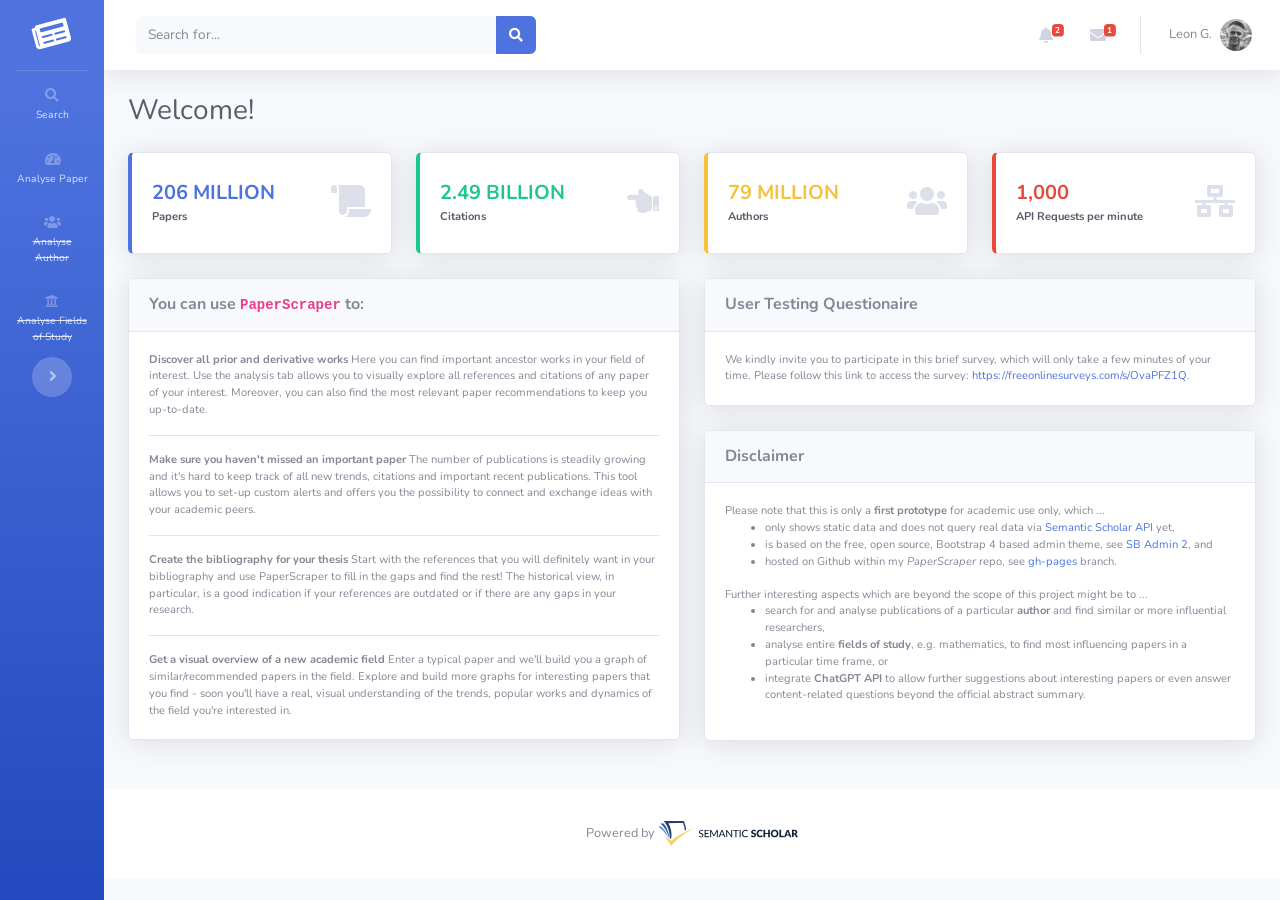
<file: index.html>
<!DOCTYPE html>
<html lang="en">

<head>

    <meta charset="utf-8">
    <meta http-equiv="X-UA-Compatible" content="IE=edge">
    <meta name="viewport" content="width=device-width, initial-scale=1, shrink-to-fit=no">
    <meta name="description" content="">
    <meta name="author" content="">

    <title>PaperScraper</title>

    <!-- Custom fonts for this template-->
    <link href="vendor/fontawesome-free/css/all.min.css" rel="stylesheet" type="text/css">
    <link
        href="https://fonts.googleapis.com/css?family=Nunito:200,200i,300,300i,400,400i,600,600i,700,700i,800,800i,900,900i"
        rel="stylesheet">

    <!-- Custom styles for this template-->
    <link href="css/sb-admin-2.min.css" rel="stylesheet">

</head>

<body id="page-top" class="sidebar-toggled">

    <!-- Page Wrapper -->
    <div id="wrapper">

        <!-- Sidebar -->
        <ul class="navbar-nav bg-gradient-primary sidebar sidebar-dark accordion toggled" id="accordionSidebar">

            <!-- Sidebar - Brand -->
            <a class="sidebar-brand d-flex align-items-center justify-content-center" href="index.html">
                <div class="sidebar-brand-icon rotate-n-15">
                    <i class="fas fa-newspaper"></i>
                </div>
                <div class="sidebar-brand-text mx-3">Paper<sup>Scraper</sup></div>
            </a>

            <!-- Divider -->
            <hr class="sidebar-divider my-0">

            <!-- Nav Item - Dashboard -->
            <li class="nav-item">
                <a class="nav-link" href="search.html">
                    <i class="fas fa-fw fa-search"></i>
                    <span>Search</span></a>
            </li>

            <!-- Nav Item - Dashboard -->
            <li class="nav-item">
                <a class="nav-link" href="dash.html">
                    <i class="fas fa-fw fa-tachometer-alt"></i>
                    <span>Analyse Paper</span></a>
            </li>

            <!-- Nav Item - Dashboard -->
            <li class="nav-item">
                <a class="nav-link disabled" href="#">
                    <i class="fas fa-fw fa-users"></i>
                    <span><del>Analyse Author</del></span></a>
            </li>

            <!-- Nav Item - Dashboard -->
            <li class="nav-item">
                <a class="nav-link disabled" href="dash.html">
                    <i class="fas fa-fw fa-university"></i>
                    <span><del>Analyse Fields of Study</del></span></a>
            </li>


            <!-- Sidebar Toggler (Sidebar) -->
            <div class="text-center d-none d-md-inline">
                <button class="rounded-circle border-0" id="sidebarToggle"></button>
            </div>

        </ul>
        <!-- End of Sidebar -->

        <!-- Content Wrapper -->
        <div id="content-wrapper" class="d-flex flex-column">

            <!-- Main Content -->
            <div id="content">

                <!-- Topbar -->
                <nav class="navbar navbar-expand navbar-light bg-white topbar mb-4 static-top shadow">

                    <!-- Sidebar Toggle (Topbar) -->
                    <button id="sidebarToggleTop" class="btn btn-link d-md-none rounded-circle mr-3">
                        <i class="fa fa-bars"></i>
                    </button>

                    <!-- Topbar Search -->
                    <form
                        class="d-none d-sm-inline-block form-inline mr-auto ml-md-3 my-2 my-md-0 mw-100 navbar-search">
                        <div class="input-group">
                            <input type="text" class="form-control bg-light border-0 small" placeholder="Search for..."
                                aria-label="Search" aria-describedby="basic-addon2">
                            <div class="input-group-append">
                                <!-- <button class="btn btn-primary" type="button">-->
                                <button class="btn btn-primary" type="button" onclick="window.location.href='search.html';">
                                    <i class="fas fa-search fa-sm"></i>
                                </button>
                            </div>
                        </div>
                    </form>

                    <!-- Topbar Navbar -->
                    <ul class="navbar-nav ml-auto">

                        <!-- Nav Item - Search Dropdown (Visible Only XS) -->
                        <li class="nav-item dropdown no-arrow d-sm-none">
                            <a class="nav-link dropdown-toggle" href="#" id="searchDropdown" role="button"
                                data-toggle="dropdown" aria-haspopup="true" aria-expanded="false">
                                <i class="fas fa-search fa-fw"></i>
                            </a>
                            <!-- Dropdown - Messages -->
                            <div class="dropdown-menu dropdown-menu-right p-3 shadow animated--grow-in"
                                aria-labelledby="searchDropdown">
                                <form class="form-inline mr-auto w-100 navbar-search">
                                    <div class="input-group">
                                        <input type="text" class="form-control bg-light border-0 small"
                                            placeholder="Search for..." aria-label="Search"
                                            aria-describedby="basic-addon2">
                                        <div class="input-group-append">
                                            <button class="btn btn-primary" type="button">
                                                <i class="fas fa-search fa-sm"></i>
                                            </button>
                                        </div>
                                    </div>
                                </form>
                            </div>
                        </li>

                        <!-- Nav Item - Alerts -->
                        <li class="nav-item dropdown no-arrow mx-1">
                            <a class="nav-link dropdown-toggle" href="#" id="alertsDropdown" role="button"
                                data-toggle="dropdown" aria-haspopup="true" aria-expanded="false">
                                <i class="fas fa-bell fa-fw"></i>
                                <!-- Counter - Alerts -->
                                <span class="badge badge-danger badge-counter">2</span>
                            </a>
                            <!-- Dropdown - Alerts -->
                            <div class="dropdown-list dropdown-menu dropdown-menu-right shadow animated--grow-in"
                                aria-labelledby="alertsDropdown">
                                <h6 class="dropdown-header">
                                    Alerts Center
                                </h6>
                                <a class="dropdown-item d-flex align-items-center" href="#">
                                    <div class="mr-3">
                                        <div class="icon-circle bg-primary">
                                            <i class="fas fa-file-alt text-white"></i>
                                        </div>
                                    </div>
                                    <div>
                                        <div class="small text-gray-500">June 24, 2023</div>
                                        <span class="font-weight-bold">A new monthly report is ready to download!</span>
                                    </div>
                                </a>
                                <a class="dropdown-item d-flex align-items-center" href="#">
                                    <div class="mr-3">
                                        <div class="icon-circle bg-success">
                                            <i class="fas fa-hand-point-up text-white"></i>
                                        </div>
                                    </div>
                                    <div>
                                        <div class="small text-gray-500">June 16, 2023</div>
                                        <span class="font-weight-bold">Your papers got attention! We found 2 new citations.</span>
                                    </div>
                                </a>
                                <a class="dropdown-item d-flex align-items-center" href="#">
                                    <div class="mr-3">
                                        <div class="icon-circle bg-warning">
                                            <i class="fas fa-exclamation-triangle text-white"></i>
                                        </div>
                                    </div>
                                    <div>
                                        <div class="small text-gray-500">April 2, 2023</div>
                                        Warning: We've noticed unusually high API requests on your account.
                                    </div>
                                </a>
                                <a class="dropdown-item text-center small text-gray-500" href="#">Show All Alerts</a>
                            </div>
                        </li>

                        <!-- Nav Item - Messages -->
                        <li class="nav-item dropdown no-arrow mx-1">
                            <a class="nav-link dropdown-toggle" href="#" id="messagesDropdown" role="button"
                                data-toggle="dropdown" aria-haspopup="true" aria-expanded="false">
                                <i class="fas fa-envelope fa-fw"></i>
                                <!-- Counter - Messages -->
                                <span class="badge badge-danger badge-counter">1</span>
                            </a>
                            <!-- Dropdown - Messages -->
                            <div class="dropdown-list dropdown-menu dropdown-menu-right shadow animated--grow-in"
                                aria-labelledby="messagesDropdown">
                                <h6 class="dropdown-header">
                                    Message Center
                                </h6>
                                <a class="dropdown-item d-flex align-items-center" href="#">
                                    <div class="dropdown-list-image mr-3">
                                        <img class="rounded-circle" src="img/undraw_profile_1.svg"
                                            alt="...">
                                        <div class="status-indicator bg-success"></div>
                                    </div>
                                    <div class="font-weight-bold">
                                        <div class="text-truncate">Hi there! I am wondering if you can help me with a
                                            problem I've been having.</div>
                                        <div class="small text-gray-500">Emily Fowler · 58m</div>
                                    </div>
                                </a>
                                <a class="dropdown-item d-flex align-items-center" href="#">
                                    <div class="dropdown-list-image mr-3">
                                        <img class="rounded-circle" src="img/undraw_profile_2.svg"
                                            alt="...">
                                        <div class="status-indicator"></div>
                                    </div>
                                    <div>
                                        <div class="text-truncate">I have the dataset that you ordered last month, how
                                            would you like them sent to you?</div>
                                        <div class="small text-gray-500">Jae Chun · 1d</div>
                                    </div>
                                </a>
                                <a class="dropdown-item d-flex align-items-center" href="#">
                                    <div class="dropdown-list-image mr-3">
                                        <img class="rounded-circle" src="img/undraw_profile_3.svg"
                                            alt="...">
                                        <div class="status-indicator bg-warning"></div>
                                    </div>
                                    <div>
                                        <div class="text-truncate">Last month's report looks great, I am very happy with
                                            the progress so far, keep up the good work!</div>
                                        <div class="small text-gray-500">Morgan Alvarez · 2d</div>
                                    </div>
                                </a>
                                <a class="dropdown-item d-flex align-items-center" href="#">
                                    <div class="dropdown-list-image mr-3">
                                        <img class="rounded-circle" src="img/undraw_profile.svg"
                                            alt="...">
                                        <div class="status-indicator bg-success"></div>
                                    </div>
                                    <div>
                                        <div class="text-truncate">The reason I ask is because someone
                                            told me that people say this to all dogs, even if they aren't good...</div>
                                        <div class="small text-gray-500">Douglas McGee · 2w</div>
                                    </div>
                                </a>
                                <a class="dropdown-item text-center small text-gray-500" href="#">Read More Messages</a>
                            </div>
                        </li>

                        <div class="topbar-divider d-none d-sm-block"></div>

                        <!-- Nav Item - User Information -->
                        <li class="nav-item dropdown no-arrow">
                            <a class="nav-link dropdown-toggle" href="#" id="userDropdown" role="button"
                                data-toggle="dropdown" aria-haspopup="true" aria-expanded="false">
                                <span class="mr-2 d-none d-lg-inline text-gray-600 small">Leon G.</span>
                                <img class="img-profile rounded-circle"
                                    src="img/its_me_mario2.jpg">
                            </a>
                            <!-- Dropdown - User Information -->
                            <div class="dropdown-menu dropdown-menu-right shadow animated--grow-in"
                                aria-labelledby="userDropdown">
                                <a class="dropdown-item" href="#">
                                    <i class="fas fa-user fa-sm fa-fw mr-2 text-gray-400"></i>
                                    Profile
                                </a>
                                <a class="dropdown-item" href="#">
                                    <i class="fas fa-cogs fa-sm fa-fw mr-2 text-gray-400"></i>
                                    Settings
                                </a>
                                <a class="dropdown-item" href="#">
                                    <i class="fas fa-list fa-sm fa-fw mr-2 text-gray-400"></i>
                                    Activity Log
                                </a>
                                <div class="dropdown-divider"></div>
                                <a class="dropdown-item" href="#" data-toggle="modal" data-target="#logoutModal">
                                    <i class="fas fa-sign-out-alt fa-sm fa-fw mr-2 text-gray-400"></i>
                                    Logout
                                </a>
                            </div>
                        </li>

                    </ul>

                </nav>
                <!-- End of Topbar -->

                <!-- Begin Page Content -->
                <div class="container-fluid">

                    <!-- Page Heading -->
                    <div class="d-sm-flex align-items-center justify-content-between mb-4">
                        <h1 class="h3 mb-0 text-gray-800">Welcome!</h1>
                    </div>

                    <div class="row">

                        <!-- Papers Card Example -->
                        <div class="col-xl-3 col-md-6 mb-4">
                            <div class="card border-left-primary shadow h-100 py-2">
                                <div class="card-body">
                                    <div class="row no-gutters align-items-center">
                                        <div class="col mr-2">
                                            <div class="h5 mb-0 font-weight-bold text-primary text-uppercase mb-1">
                                                206 Million</div>
                                            <div class="text-xs font-weight-bold text-gray-800">Papers</div>
                                        </div>
                                        <div class="col-auto">
                                            <i class="fas fa-scroll fa-2x text-gray-300"></i>
                                        </div>
                                    </div>
                                </div>
                            </div>
                        </div>

                        <!-- Citations Card Example -->
                        <div class="col-xl-3 col-md-6 mb-4">
                            <div class="card border-left-success shadow h-100 py-2">
                                <div class="card-body">
                                    <div class="row no-gutters align-items-center">
                                        <div class="col mr-2">
                                            <div class="h5 mb-0 font-weight-bold text-success text-uppercase mb-1">
                                                2.49 Billion</div>
                                            <div class="text-xs font-weight-bold text-gray-800">Citations</div>
                                        </div>
                                        <div class="col-auto">
                                            <i class="fas fa-hand-point-left fa-2x text-gray-300"></i>
                                        </div>
                                    </div>
                                </div>
                            </div>
                        </div>

                        <!-- Authors Card Example -->
                        <div class="col-xl-3 col-md-6 mb-4">
                            <div class="card border-left-warning shadow h-100 py-2">
                                <div class="card-body">
                                    <div class="row no-gutters align-items-center">
                                        <div class="col mr-2">
                                            <div class="h5 mb-0 font-weight-bold text-warning text-uppercase mb-1">
                                                79 Million</div>
                                            <div class="text-xs font-weight-bold text-gray-800">Authors</div>
                                        </div>
                                        <div class="col-auto">
                                            <i class="fas fa-users fa-2x text-gray-300"></i>
                                        </div>
                                    </div>
                                </div>
                            </div>
                        </div>

                        <!-- API Requests Card Example -->
                        <div class="col-xl-3 col-md-6 mb-4">
                            <div class="card border-left-danger shadow h-100 py-2">
                                <div class="card-body">
                                    <div class="row no-gutters align-items-center">
                                        <div class="col mr-2">
                                            <div class="h5 mb-0 font-weight-bold text-danger text-uppercase mb-1">
                                                1,000</div>
                                            <div class="text-xs font-weight-bold text-gray-800">API Requests per minute</div>
                                        </div>
                                        <div class="col-auto">
                                            <i class="fas fa-network-wired fa-2x text-gray-300"></i>
                                        </div>
                                    </div>
                                </div>
                            </div>
                        </div>
                    </div>

                <!-- Content Row -->
                <div class="row">
                    <div class="col-lg-6 mb-4">
                        <div class="card shadow mb-4">
                            <div class="card-header py-3">
                                <h6 class="m-0 font-weight-bold text-secondary">You can use <code>PaperScraper</code> to:</h6>
                            </div>
                            <div class="card-body text-xs">
                                <b>Discover all prior and derivative works</b>
                                Here you can find important ancestor works in your field of interest. Use the analysis
                                tab allows you to visually explore all references and citations of any paper of your
                                interest. Moreover, you can also find the most relevant paper recommendations to keep
                                you up-to-date.
                                <hr class="hr" />
                                <b>Make sure you haven't missed an important paper</b>
                                The number of publications is steadily growing and it's hard to keep track of all new
                                trends, citations and important recent publications. This tool allows you to set-up
                                custom alerts and offers you the possibility to connect and exchange ideas with your
                                academic peers.
                                <hr class="hr" />
                                <b>Create the bibliography for your thesis</b>
                                Start with the references that you will definitely want in your bibliography and use
                                PaperScraper to fill in the gaps and find the rest! The historical view, in particular,
                                is a good indication if your references are outdated or if there are any gaps in your
                                research.
                                <hr class="hr" />
                                <b>Get a visual overview of a new academic field</b>
                                Enter a typical paper and we'll build you a graph of similar/recommended papers in the
                                field. Explore and build more graphs for interesting papers that you find - soon you'll
                                have a real, visual understanding of the trends, popular works and dynamics of the field
                                you're interested in.
                            </div>
                        </div>
                    </div>

                    <div class="col-lg-6 mb-4">
                        <div class="card shadow mb-4">
                            <div class="card-header py-3">
                                <h6 class="m-0 font-weight-bold text-secondary">User Testing Questionaire</h6>
                            </div>
                            <div class="card-body text-xs">
                                We kindly invite you to participate in this brief survey, which will only take a few
                                minutes of your time.
                                Please follow this link to access the survey:
                                <a href="https://freeonlinesurveys.com/s/OvaPFZ1Q" target="_blank" rel="noopener noreferrer">https://freeonlinesurveys.com/s/OvaPFZ1Q</a>.
                            </div>
                        </div>

                        <div class="card shadow mb-4">
                            <div class="card-header py-3">
                                <h6 class="m-0 font-weight-bold text-secondary">Disclaimer</h6>
                            </div>
                            <div class="card-body text-xs">
                                Please note that this is only a <b>first prototype</b> for academic use only, which ...
                                <ul>
                                    <li>
                                        only shows static data and does not query real data via
                                        <a href="https://api.semanticscholar.org/api-docs/graph" target="_blank" rel="noopener noreferrer">Semantic Scholar API</a> yet,
                                    </li>
                                    <li>
                                        is based on the free, open source, Bootstrap 4 based admin theme, see
                                        <a href="https://startbootstrap.com/theme/sb-admin-2" target="_blank" rel="noopener noreferrer">SB Admin 2</a>, and
                                    </li>
                                    <li>
                                        hosted on Github within my <i>PaperScraper</i> repo, see
                                        <a href="https://github.com/lgru/PaperScraper/tree/gh-pages" target="_blank" rel="noopener noreferrer">gh-pages</a> branch.
                                    </li>
                                </ul>
                                Further interesting aspects which are beyond the scope of this project might be to ...
                                <ul>
                                    <li>
                                        search for and analyse publications of a particular <b>author</b> and find
                                        similar or more influential researchers,
                                    </li>
                                    <li>
                                        analyse entire <b>fields of study</b>, e.g. mathematics, to find most
                                        influencing papers in a particular time frame, or
                                    </li>
                                    <li>
                                        integrate <b>ChatGPT API</b> to allow further suggestions about interesting
                                        papers or even answer content-related questions beyond the official abstract
                                        summary.
                                    </li>
                                </ul>
                            </div>
                        </div>
                    </div>
                </div>
            </div>
            <!-- End of Main Content -->

            <!-- Footer -->
            <footer class="sticky-footer bg-white">
                <div class="container my-auto">
                    <div class="copyright text-center my-auto">
                        <span>Powered by <a href="https://www.semanticscholar.org/product/api" target="_blank" rel="noopener noreferrer"><img src="img/semantic_scholar_logo.svg" height="25"></a></span>
                    </div>
                </div>
            </footer>
            <!-- End of Footer -->

        </div>
        <!-- End of Content Wrapper -->

    </div>
    <!-- End of Page Wrapper -->

    <!-- Scroll to Top Button-->
    <a class="scroll-to-top rounded" href="#page-top">
        <i class="fas fa-angle-up"></i>
    </a>

    <!-- Logout Modal-->
    <div class="modal fade" id="logoutModal" tabindex="-1" role="dialog" aria-labelledby="exampleModalLabel"
        aria-hidden="true">
        <div class="modal-dialog" role="document">
            <div class="modal-content">
                <div class="modal-header">
                    <h5 class="modal-title" id="exampleModalLabel">Ready to Leave?</h5>
                    <button class="close" type="button" data-dismiss="modal" aria-label="Close">
                        <span aria-hidden="true">×</span>
                    </button>
                </div>
                <div class="modal-body">Select "Logout" below if you are ready to end your current session.</div>
                <div class="modal-footer">
                    <button class="btn btn-secondary" type="button" data-dismiss="modal">Cancel</button>
                    <a class="btn btn-primary" href="login.html">Logout</a>
                </div>
            </div>
        </div>
    </div>

    <!-- Bootstrap core JavaScript-->
    <script src="vendor/jquery/jquery.min.js"></script>
    <script src="vendor/bootstrap/js/bootstrap.bundle.min.js"></script>

    <!-- Core plugin JavaScript-->
    <script src="vendor/jquery-easing/jquery.easing.min.js"></script>

    <!-- Custom scripts for all pages-->
    <script src="js/sb-admin-2.min.js"></script>

</body>

</html>
</file>
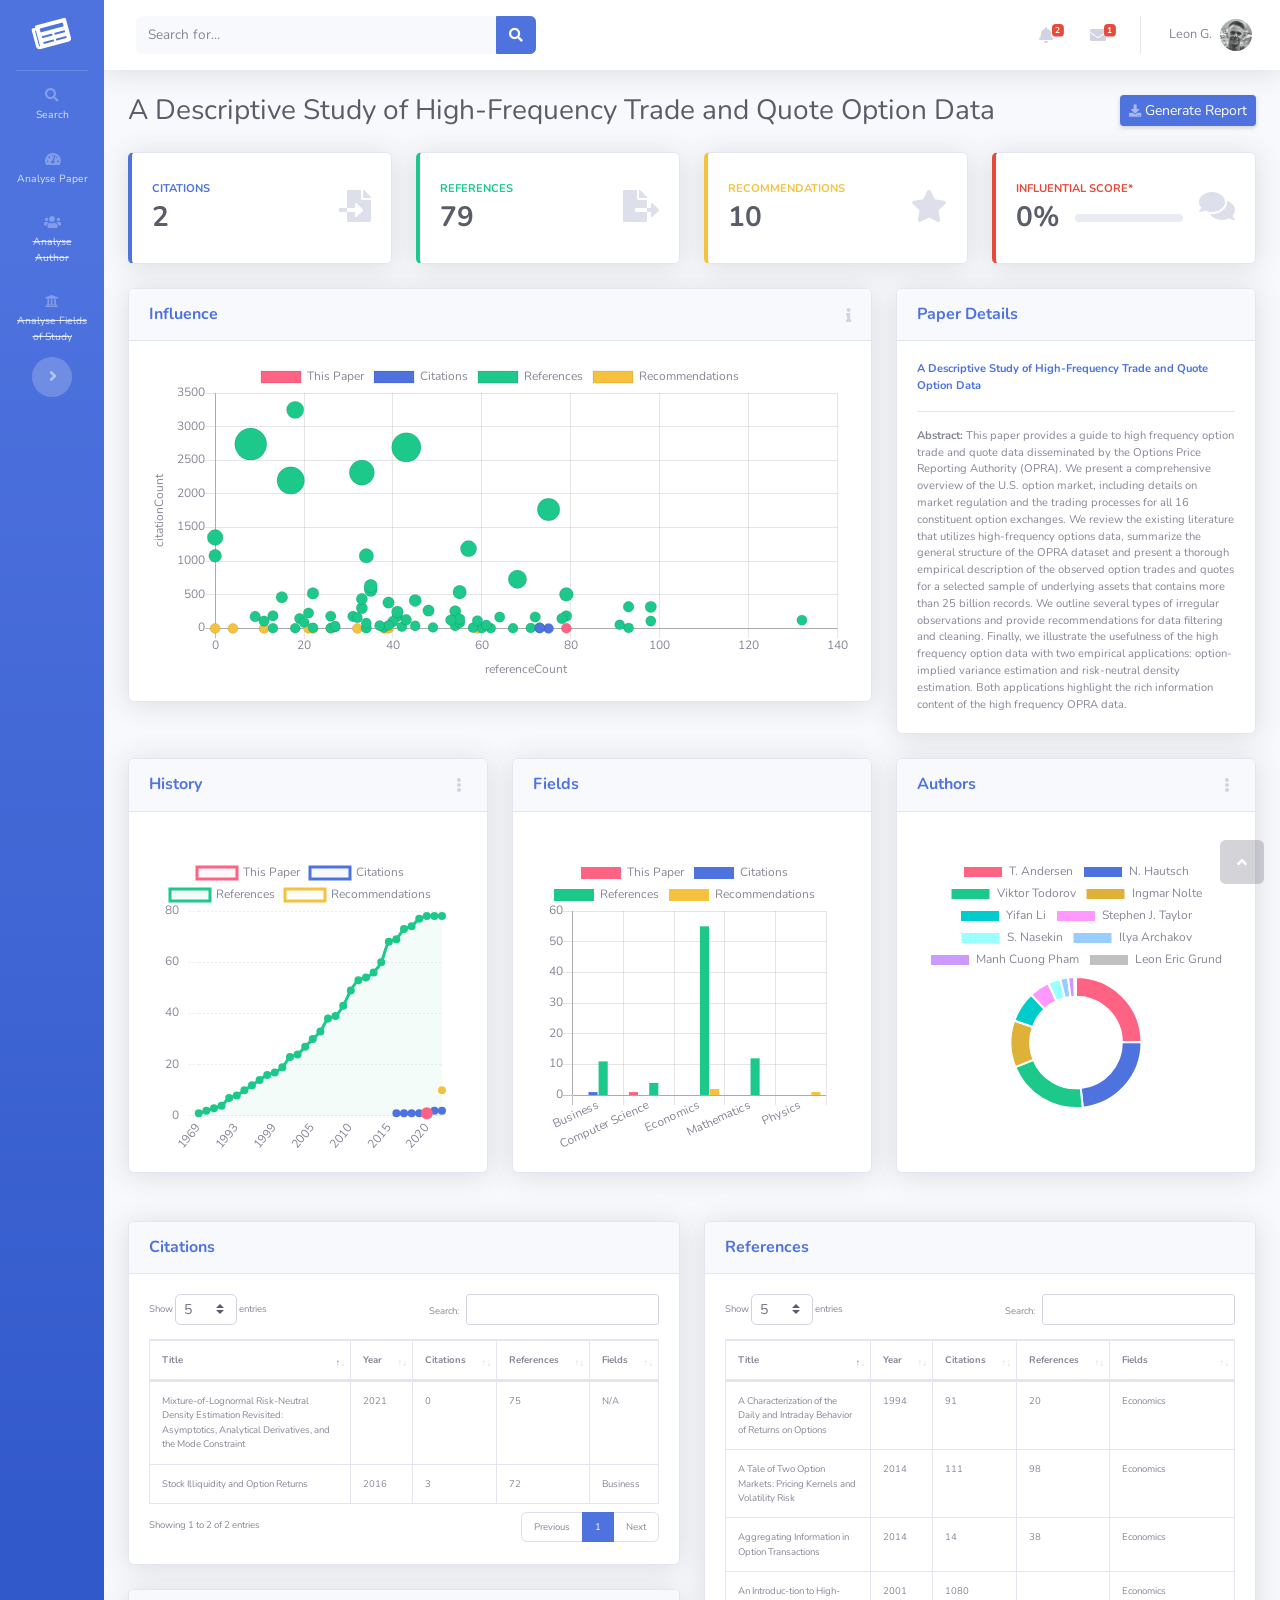
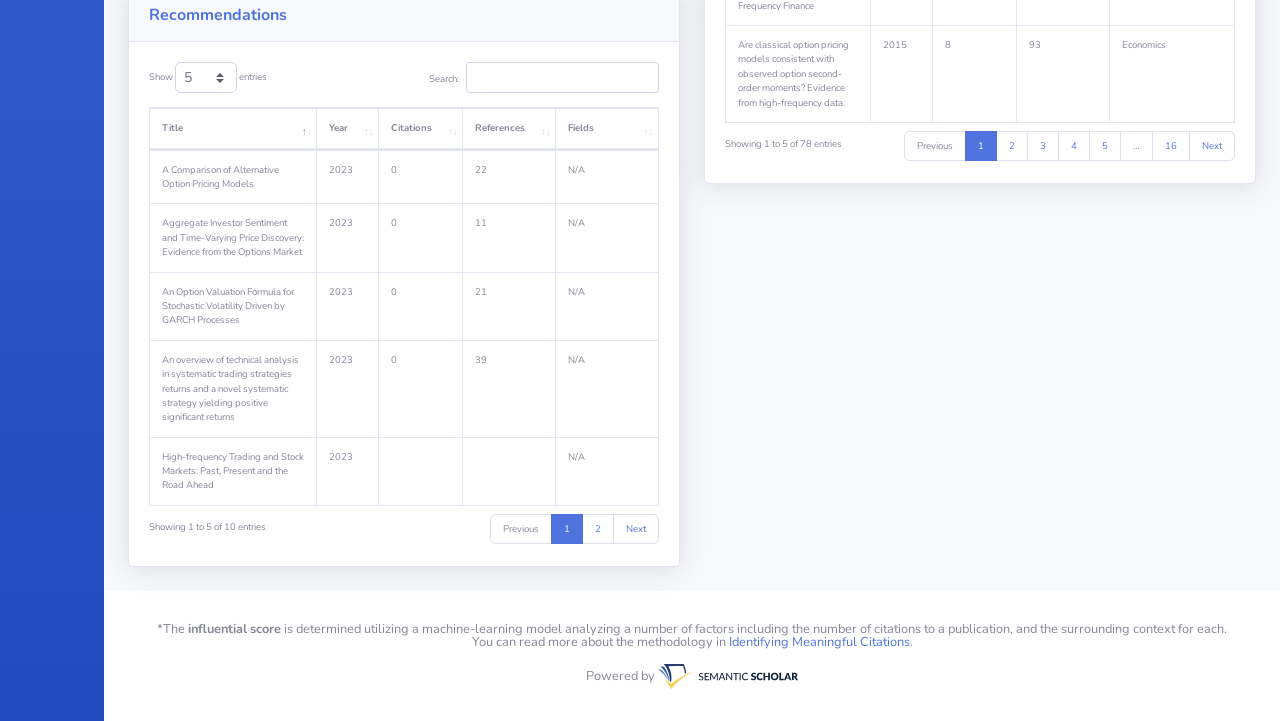
<file: dash.html>
<!DOCTYPE html>
<html lang="en">

<head>

    <meta charset="utf-8">
    <meta http-equiv="X-UA-Compatible" content="IE=edge">
    <meta name="viewport" content="width=device-width, initial-scale=1, shrink-to-fit=no">
    <meta name="description" content="">
    <meta name="author" content="">

    <title>PaperScraper</title>

    <!-- Custom fonts for this template-->
    <link href="vendor/fontawesome-free/css/all.min.css" rel="stylesheet" type="text/css">
    <link
        href="https://fonts.googleapis.com/css?family=Nunito:200,200i,300,300i,400,400i,600,600i,700,700i,800,800i,900,900i"
        rel="stylesheet">

    <!-- Custom styles for this template-->
    <link href="css/sb-admin-2.min.css" rel="stylesheet">

    <!-- Custom styles for this page -->
    <link href="vendor/datatables/dataTables.bootstrap4.min.css" rel="stylesheet">

</head>

<body id="page-top" class="sidebar-toggled">

    <!-- Page Wrapper -->
    <div id="wrapper">

        <!-- Sidebar -->
        <ul class="navbar-nav bg-gradient-primary sidebar sidebar-dark accordion toggled" id="accordionSidebar">

            <!-- Sidebar - Brand -->
            <a class="sidebar-brand d-flex align-items-center justify-content-center" href="index.html">
                <div class="sidebar-brand-icon rotate-n-15">
                    <i class="fas fa-newspaper"></i>
                </div>
                <div class="sidebar-brand-text mx-3">Paper<sup>Scraper</sup></div>
            </a>

            <!-- Divider -->
            <hr class="sidebar-divider my-0">

            <!-- Nav Item - Dashboard -->
            <li class="nav-item">
                <a class="nav-link" href="search.html">
                    <i class="fas fa-fw fa-search"></i>
                    <span>Search</span></a>
            </li>

            <!-- Nav Item - Dashboard -->
            <li class="nav-item">
                <a class="nav-link" href="dash.html">
                    <i class="fas fa-fw fa-tachometer-alt"></i>
                    <span>Analyse Paper</span></a>
            </li>

            <!-- Nav Item - Dashboard -->
            <li class="nav-item">
                <a class="nav-link disabled" href="#">
                    <i class="fas fa-fw fa-users"></i>
                    <span><del>Analyse Author</del></span></a>
            </li>

            <!-- Nav Item - Dashboard -->
            <li class="nav-item">
                <a class="nav-link disabled" href="dash.html">
                    <i class="fas fa-fw fa-university"></i>
                    <span><del>Analyse Fields of Study</del></span></a>
            </li>


            <!-- Sidebar Toggler (Sidebar) -->
            <div class="text-center d-none d-md-inline">
                <button class="rounded-circle border-0" id="sidebarToggle"></button>
            </div>

        </ul>
        <!-- End of Sidebar -->

        <!-- Content Wrapper -->
        <div id="content-wrapper" class="d-flex flex-column">

            <!-- Main Content -->
            <div id="content">

                <!-- Topbar -->
                <nav class="navbar navbar-expand navbar-light bg-white topbar mb-4 static-top shadow">

                    <!-- Sidebar Toggle (Topbar) -->
                    <button id="sidebarToggleTop" class="btn btn-link d-md-none rounded-circle mr-3">
                        <i class="fa fa-bars"></i>
                    </button>

                    <!-- Topbar Search -->
                    <form
                        class="d-none d-sm-inline-block form-inline mr-auto ml-md-3 my-2 my-md-0 mw-100 navbar-search">
                        <div class="input-group">
                            <input type="text" class="form-control bg-light border-0 small" placeholder="Search for..."
                                aria-label="Search" aria-describedby="basic-addon2">
                            <div class="input-group-append">
                                <!-- <button class="btn btn-primary" type="button">-->
                                <button class="btn btn-primary" type="button" onclick="window.location.href='search.html';">
                                    <i class="fas fa-search fa-sm"></i>
                                </button>
                            </div>
                        </div>
                    </form>

                    <!-- Topbar Navbar -->
                    <ul class="navbar-nav ml-auto">

                        <!-- Nav Item - Search Dropdown (Visible Only XS) -->
                        <li class="nav-item dropdown no-arrow d-sm-none">
                            <a class="nav-link dropdown-toggle" href="#" id="searchDropdown" role="button"
                                data-toggle="dropdown" aria-haspopup="true" aria-expanded="false">
                                <i class="fas fa-search fa-fw"></i>
                            </a>
                            <!-- Dropdown - Messages -->
                            <div class="dropdown-menu dropdown-menu-right p-3 shadow animated--grow-in"
                                aria-labelledby="searchDropdown">
                                <form class="form-inline mr-auto w-100 navbar-search">
                                    <div class="input-group">
                                        <input type="text" class="form-control bg-light border-0 small"
                                            placeholder="Search for..." aria-label="Search"
                                            aria-describedby="basic-addon2">
                                        <div class="input-group-append">
                                            <button class="btn btn-primary" type="button">
                                                <i class="fas fa-search fa-sm"></i>
                                            </button>
                                        </div>
                                    </div>
                                </form>
                            </div>
                        </li>

                        <!-- Nav Item - Alerts -->
                        <li class="nav-item dropdown no-arrow mx-1">
                            <a class="nav-link dropdown-toggle" href="#" id="alertsDropdown" role="button"
                                data-toggle="dropdown" aria-haspopup="true" aria-expanded="false">
                                <i class="fas fa-bell fa-fw"></i>
                                <!-- Counter - Alerts -->
                                <span class="badge badge-danger badge-counter">2</span>
                            </a>
                            <!-- Dropdown - Alerts -->
                            <div class="dropdown-list dropdown-menu dropdown-menu-right shadow animated--grow-in"
                                aria-labelledby="alertsDropdown">
                                <h6 class="dropdown-header">
                                    Alerts Center
                                </h6>
                                <a class="dropdown-item d-flex align-items-center" href="#">
                                    <div class="mr-3">
                                        <div class="icon-circle bg-primary">
                                            <i class="fas fa-file-alt text-white"></i>
                                        </div>
                                    </div>
                                    <div>
                                        <div class="small text-gray-500">June 24, 2023</div>
                                        <span class="font-weight-bold">A new monthly report is ready to download!</span>
                                    </div>
                                </a>
                                <a class="dropdown-item d-flex align-items-center" href="#">
                                    <div class="mr-3">
                                        <div class="icon-circle bg-success">
                                            <i class="fas fa-hand-point-up text-white"></i>
                                        </div>
                                    </div>
                                    <div>
                                        <div class="small text-gray-500">June 16, 2023</div>
                                        <span class="font-weight-bold">Your papers got attention! We found 2 new citations.</span>
                                    </div>
                                </a>
                                <a class="dropdown-item d-flex align-items-center" href="#">
                                    <div class="mr-3">
                                        <div class="icon-circle bg-warning">
                                            <i class="fas fa-exclamation-triangle text-white"></i>
                                        </div>
                                    </div>
                                    <div>
                                        <div class="small text-gray-500">April 2, 2023</div>
                                        Warning: We've noticed unusually high API requests on your account.
                                    </div>
                                </a>
                                <a class="dropdown-item text-center small text-gray-500" href="#">Show All Alerts</a>
                            </div>
                        </li>

                        <!-- Nav Item - Messages -->
                        <li class="nav-item dropdown no-arrow mx-1">
                            <a class="nav-link dropdown-toggle" href="#" id="messagesDropdown" role="button"
                                data-toggle="dropdown" aria-haspopup="true" aria-expanded="false">
                                <i class="fas fa-envelope fa-fw"></i>
                                <!-- Counter - Messages -->
                                <span class="badge badge-danger badge-counter">1</span>
                            </a>
                            <!-- Dropdown - Messages -->
                            <div class="dropdown-list dropdown-menu dropdown-menu-right shadow animated--grow-in"
                                aria-labelledby="messagesDropdown">
                                <h6 class="dropdown-header">
                                    Message Center
                                </h6>
                                <a class="dropdown-item d-flex align-items-center" href="#">
                                    <div class="dropdown-list-image mr-3">
                                        <img class="rounded-circle" src="img/undraw_profile_1.svg"
                                            alt="...">
                                        <div class="status-indicator bg-success"></div>
                                    </div>
                                    <div class="font-weight-bold">
                                        <div class="text-truncate">Hi there! I am wondering if you can help me with a
                                            problem I've been having.</div>
                                        <div class="small text-gray-500">Emily Fowler · 58m</div>
                                    </div>
                                </a>
                                <a class="dropdown-item d-flex align-items-center" href="#">
                                    <div class="dropdown-list-image mr-3">
                                        <img class="rounded-circle" src="img/undraw_profile_2.svg"
                                            alt="...">
                                        <div class="status-indicator"></div>
                                    </div>
                                    <div>
                                        <div class="text-truncate">I have the dataset that you ordered last month, how
                                            would you like them sent to you?</div>
                                        <div class="small text-gray-500">Jae Chun · 1d</div>
                                    </div>
                                </a>
                                <a class="dropdown-item d-flex align-items-center" href="#">
                                    <div class="dropdown-list-image mr-3">
                                        <img class="rounded-circle" src="img/undraw_profile_3.svg"
                                            alt="...">
                                        <div class="status-indicator bg-warning"></div>
                                    </div>
                                    <div>
                                        <div class="text-truncate">Last month's report looks great, I am very happy with
                                            the progress so far, keep up the good work!</div>
                                        <div class="small text-gray-500">Morgan Alvarez · 2d</div>
                                    </div>
                                </a>
                                <a class="dropdown-item d-flex align-items-center" href="#">
                                    <div class="dropdown-list-image mr-3">
                                        <img class="rounded-circle" src="img/undraw_profile.svg"
                                            alt="...">
                                        <div class="status-indicator bg-success"></div>
                                    </div>
                                    <div>
                                        <div class="text-truncate">The reason I ask is because someone
                                            told me that people say this to all dogs, even if they aren't good...</div>
                                        <div class="small text-gray-500">Douglas McGee · 2w</div>
                                    </div>
                                </a>
                                <a class="dropdown-item text-center small text-gray-500" href="#">Read More Messages</a>
                            </div>
                        </li>

                        <div class="topbar-divider d-none d-sm-block"></div>

                        <!-- Nav Item - User Information -->
                        <li class="nav-item dropdown no-arrow">
                            <a class="nav-link dropdown-toggle" href="#" id="userDropdown" role="button"
                                data-toggle="dropdown" aria-haspopup="true" aria-expanded="false">
                                <span class="mr-2 d-none d-lg-inline text-gray-600 small">Leon G.</span>
                                <img class="img-profile rounded-circle"
                                    src="img/its_me_mario2.jpg">
                            </a>
                            <!-- Dropdown - User Information -->
                            <div class="dropdown-menu dropdown-menu-right shadow animated--grow-in"
                                aria-labelledby="userDropdown">
                                <a class="dropdown-item" href="#">
                                    <i class="fas fa-user fa-sm fa-fw mr-2 text-gray-400"></i>
                                    Profile
                                </a>
                                <a class="dropdown-item" href="#">
                                    <i class="fas fa-cogs fa-sm fa-fw mr-2 text-gray-400"></i>
                                    Settings
                                </a>
                                <a class="dropdown-item" href="#">
                                    <i class="fas fa-list fa-sm fa-fw mr-2 text-gray-400"></i>
                                    Activity Log
                                </a>
                                <div class="dropdown-divider"></div>
                                <a class="dropdown-item" href="#" data-toggle="modal" data-target="#logoutModal">
                                    <i class="fas fa-sign-out-alt fa-sm fa-fw mr-2 text-gray-400"></i>
                                    Logout
                                </a>
                            </div>
                        </li>

                    </ul>

                </nav>
                <!-- End of Topbar -->

                <!-- Begin Page Content -->
                <div class="container-fluid">

                    <!-- Page Heading -->
                    <div class="d-sm-flex align-items-center justify-content-between mb-4">
                        <h1 class="h3 mb-0 text-gray-800">A Descriptive Study of High-Frequency Trade and Quote Option Data</h1>
                        <a href="#" class="d-none d-sm-inline-block btn btn-sm btn-primary shadow-sm"><i
                                class="fas fa-download fa-sm text-white-50"></i> Generate Report</a>
                    </div>

                    <!-- Content Row -->
                    <div class="row">

                        <!-- Citations Card Example -->
                        <div class="col-xl-3 col-md-6 mb-4">
                            <div class="card border-left-primary shadow h-100 py-2">
                                <div class="card-body">
                                    <div class="row no-gutters align-items-center">
                                        <div class="col mr-2">
                                            <div class="text-xs font-weight-bold text-primary text-uppercase mb-1">
                                                Citations</div>
                                            <div class="h3 mb-0 font-weight-bold text-gray-800">2</div>
                                        </div>
                                        <div class="col-auto">
                                            <i class="fas fa-file-import fa-2x text-gray-300"></i>
                                        </div>
                                    </div>
                                </div>
                            </div>
                        </div>

                        <!-- References Card Example -->
                        <div class="col-xl-3 col-md-6 mb-4">
                            <div class="card border-left-success shadow h-100 py-2">
                                <div class="card-body">
                                    <div class="row no-gutters align-items-center">
                                        <div class="col mr-2">
                                            <div class="text-xs font-weight-bold text-success text-uppercase mb-1">
                                                References</div>
                                            <div class="h3 mb-0 font-weight-bold text-gray-800">79</div>
                                        </div>
                                        <div class="col-auto">
                                            <i class="fas fa-file-export fa-2x text-gray-300"></i>
                                        </div>
                                    </div>
                                </div>
                            </div>
                        </div>

                        <!-- Recommendations Card Example -->
                        <div class="col-xl-3 col-md-6 mb-4">
                            <div class="card border-left-warning shadow h-100 py-2">
                                <div class="card-body">
                                    <div class="row no-gutters align-items-center">
                                        <div class="col mr-2">
                                            <div class="text-xs font-weight-bold text-warning text-uppercase mb-1">
                                                Recommendations</div>
                                            <div class="h3 mb-0 font-weight-bold text-gray-800">10</div>
                                        </div>
                                        <div class="col-auto">
                                            <i class="fas fa-star fa-2x text-gray-300"></i>
                                        </div>
                                    </div>
                                </div>
                            </div>
                        </div>

                        <!-- Influential Score Card Example -->
                        <div class="col-xl-3 col-md-6 mb-4">
                            <div class="card border-left-danger shadow h-100 py-2">
                                <div class="card-body">
                                    <div class="row no-gutters align-items-center">
                                        <div class="col mr-2">
                                            <div class="text-xs font-weight-bold text-danger text-uppercase mb-1">
                                                Influential Score*</div>
                                            <div class="row no-gutters align-items-center">
                                                <div class="col-auto">
                                                    <div class="h3 mb-0 mr-3 font-weight-bold text-gray-800">0%</div>
                                                </div>
                                                <div class="col">
                                                    <div class="progress progress-sm mr-2">
                                                        <div class="progress-bar bg-danger" role="progressbar"
                                                            style="width: 0%" aria-valuenow="0" aria-valuemin="0"
                                                            aria-valuemax="100"></div>
                                                    </div>
                                                </div>
                                            </div>
                                        </div>
                                        <div class="col-auto">
                                            <i class="fas fa-comments fa-2x text-gray-300"></i>
                                        </div>
                                    </div>
                                </div>
                            </div>
                        </div>
                    </div>


                    <!-- Content Row -->
                    <div class="row">
                        <div class="col-xl-8 col-lg-7">
                            <div class="card shadow mb-4">
                                <!-- Card Header - Dropdown -->
                                <div
                                    class="card-header py-3 d-flex flex-row align-items-center justify-content-between">
                                    <h6 class="m-0 font-weight-bold text-primary">Influence</h6>
                                    <div class="dropdown no-arrow">
                                        <a class="dropdown-toggle" href="#" role="button" id="dropdownMenuLink"
                                            data-toggle="dropdown" aria-haspopup="true" aria-expanded="false">
                                            <i class="fas fa-ellipsis-v fa-sm fa-info text-gray-400"></i>
                                        </a>
                                        <div class="dropdown-menu dropdown-menu-right shadow animated--fade-in"
                                            aria-labelledby="dropdownMenuLink">
                                            <div class="dropdown-header">Info:</div>
                                            <a class="dropdown-item text-xs">test asda sdas dasd asd asdas das dasd<br>test test aettetwe twe</a>
                                            <a class="dropdown-item" href="#">Another action</a>
                                            <div class="dropdown-divider"></div>
                                            <a class="dropdown-item" href="#">Something else here</a>
                                        </div>
                                    </div>
                                </div>
                                <!-- Card Body -->
                                <div class="card-body">
                                    <div class="chart-area">
                                        <canvas id="myBubbleChart"></canvas>
                                    </div>
                                </div>
                            </div>
                        </div>

                        <!-- Approach -->
                        <div class="col-xl-4 col-lg-7">
                            <div class="card shadow mb-4">
                                <div class="card-header py-3">
                                    <h6 class="m-0 font-weight-bold text-primary">Paper Details</h6>
                                </div>
                                <div class="card-body text-xs">
                                    <h10 class="m-0 font-weight-bold text-primary">A Descriptive Study of High-Frequency Trade and Quote Option Data</h10>
                                    <hr class="hr" />
                                    <b>Abstract:</b> This paper provides a guide to high frequency option trade and quote data disseminated by the Options Price
                                    Reporting Authority (OPRA). We present a comprehensive overview of the U.S. option market, including details
                                    on market regulation and the trading processes for all 16 constituent option exchanges. We review the existing
                                    literature that utilizes high-frequency options data, summarize the general structure of the OPRA dataset and
                                    present a thorough empirical description of the observed option trades and quotes for a selected sample of
                                    underlying assets that contains more than 25 billion records. We outline several types of irregular observations
                                    and provide recommendations for data filtering and cleaning. Finally, we illustrate the usefulness of the high
                                    frequency option data with two empirical applications: option-implied variance estimation and risk-neutral density
                                    estimation. Both applications highlight the rich information content of the high frequency OPRA data.
<!--                                    <p align="right">-->
<!--                                        <a href="dash.html" class="btn btn-primary btn-circle btn-sm" title="Generate charts for this paper.">-->
<!--                                            <i class="fas fa-chart-pie"></i>-->
<!--                                        </a>-->
<!--                                    </p>-->
                                </div>
                            </div>
                        </div>
                    </div>

                    <!-- Content Row -->
                    <div class="row">

                        <!-- Area Chart -->
                        <div class="col-xl-4 col-lg-7">
                            <div class="card shadow mb-4">
                                <!-- Card Header - Dropdown -->
                                <div
                                    class="card-header py-3 d-flex flex-row align-items-center justify-content-between">
                                    <h6 class="m-0 font-weight-bold text-primary">History</h6>
                                    <div class="dropdown no-arrow">
                                        <a class="dropdown-toggle" href="#" role="button" id="dropdownMenuLink"
                                            data-toggle="dropdown" aria-haspopup="true" aria-expanded="false">
                                            <i class="fas fa-ellipsis-v fa-sm fa-fw text-gray-400"></i>
                                        </a>
                                        <div class="dropdown-menu dropdown-menu-right shadow animated--fade-in"
                                            aria-labelledby="dropdownMenuLink">
                                            <div class="dropdown-header">Dropdown Header:</div>
                                            <a class="dropdown-item" href="#">Action</a>
                                            <a class="dropdown-item" href="#">Another action</a>
                                            <div class="dropdown-divider"></div>
                                            <a class="dropdown-item" href="#">Something else here</a>
                                        </div>
                                    </div>
                                </div>
                                <!-- Card Body -->
                                <div class="card-body">
                                    <div class="chart-area">
                                        <canvas id="myAreaChart"></canvas>
                                    </div>
                                </div>
                            </div>
                        </div>

                        <!-- Bar Chart -->
                        <div class="col-lg-4 mb-4">
                            <div class="card shadow mb-4">
                                <div class="card-header py-3">
                                    <h6 class="m-0 font-weight-bold text-primary">Fields</h6>
                                </div>
                                <div class="card-body">
                                    <div class="chart-bar">
                                        <canvas id="myBarChart"></canvas>
                                    </div>
<!--                                    <hr>-->
<!--                                    <a style="font-size: 10px">Remark:</a>-->
                                </div>
                            </div>
                        </div>

                        <!-- Pie Chart -->
                        <div class="col-xl-4 col-lg-5">
                            <div class="card shadow mb-4">
                                <!-- Card Header - Dropdown -->
                                <div
                                    class="card-header py-3 d-flex flex-row align-items-center justify-content-between">
                                    <h6 class="m-0 font-weight-bold text-primary">Authors</h6>
                                    <div class="dropdown no-arrow">
                                        <a class="dropdown-toggle" href="#" role="button" id="dropdownMenuLink"
                                            data-toggle="dropdown" aria-haspopup="true" aria-expanded="false">
                                            <i class="fas fa-ellipsis-v fa-sm fa-fw text-gray-400"></i>
                                        </a>
                                        <div class="dropdown-menu dropdown-menu-right shadow animated--fade-in"
                                            aria-labelledby="dropdownMenuLink">
                                            <div class="dropdown-header">Dropdown Header:</div>
                                            <a class="dropdown-item" href="#">Action</a>
                                            <a class="dropdown-item" href="#">Another action</a>
                                            <div class="dropdown-divider"></div>
                                            <a class="dropdown-item" href="#">Something else here</a>
                                        </div>
                                    </div>
                                </div>
                                <!-- Card Body -->
                                <div class="card-body">
                                    <div class="chart-pie pt-4">
                                        <canvas id="myPieChart"></canvas>
                                    </div>
                                    <a style="font-size: 29px">&nbsp;</a>
                                </div>
                            </div>
                        </div>
                    </div>

                    <!-- Content Row -->
                    <div class="row">

<!--                        &lt;!&ndash; Content Column &ndash;&gt;-->
<!--                        <div class="col-lg-6 mb-4">-->

<!--                            &lt;!&ndash; Project Card Example &ndash;&gt;-->
<!--                            <div class="card shadow mb-4">-->
<!--                                <div class="card-header py-3">-->
<!--                                    <h6 class="m-0 font-weight-bold text-primary">Top 5 Recommendations</h6>-->
<!--                                </div>-->
<!--                                <div class="card-body">-->
<!--                                    <h4 class="small font-weight-bold">Computer Science <span-->
<!--                                            class="float-right">60%</span></h4>-->
<!--                                    <div class="progress mb-4">-->
<!--                                        <div class="progress-bar bg-danger" role="progressbar" style="width: 60%"-->
<!--                                            aria-valuenow="60" aria-valuemin="0" aria-valuemax="100"></div>-->
<!--                                    </div>-->
<!--                                    <h4 class="small font-weight-bold">Medicine <span-->
<!--                                            class="float-right">20%</span></h4>-->
<!--                                    <div class="progress mb-4">-->
<!--                                        <div class="progress-bar bg-warning" role="progressbar" style="width: 20%"-->
<!--                                            aria-valuenow="20" aria-valuemin="0" aria-valuemax="100"></div>-->
<!--                                    </div>-->
<!--                                    <h4 class="small font-weight-bold">Chemistry <span-->
<!--                                            class="float-right">10%</span></h4>-->
<!--                                    <div class="progress mb-4">-->
<!--                                        <div class="progress-bar" role="progressbar" style="width: 10%"-->
<!--                                            aria-valuenow="10" aria-valuemin="0" aria-valuemax="100"></div>-->
<!--                                    </div>-->
<!--                                    <h4 class="small font-weight-bold">Biology <span-->
<!--                                            class="float-right">8%</span></h4>-->
<!--                                    <div class="progress mb-4">-->
<!--                                        <div class="progress-bar bg-info" role="progressbar" style="width: 8%"-->
<!--                                            aria-valuenow="8" aria-valuemin="0" aria-valuemax="100"></div>-->
<!--                                    </div>-->
<!--                                    <h4 class="small font-weight-bold">Materials Science <span-->
<!--                                            class="float-right">2%</span></h4>-->
<!--                                    <div class="progress">-->
<!--                                        <div class="progress-bar bg-success" role="progressbar" style="width: 2%"-->
<!--                                            aria-valuenow="2" aria-valuemin="0" aria-valuemax="100"></div>-->
<!--                                    </div>-->
<!--                                </div>-->
<!--                            </div>-->
<!--                        </div>-->

                        <!-- Citations -->
                        <div class="col-xl-6 col-lg-7">
                            <div class="card shadow mb-4">
                                <div class="card-header py-3">
                                    <h6 class="m-0 font-weight-bold text-primary">Citations</h6>
                                </div>
                                <div class="card-body text-xxs">
                                    <div class="table-responsive">
                                        <table class="table table-bordered" id="dataTable" width="100%" cellspacing="0">
                                            <thead>
                                                <tr>
                                                    <th>Title</th>
                                                    <th>Year</th>
                                                    <th>Citations</th>
                                                    <th>References</th>
                                                    <th>Fields</th>
                                                </tr>
                                            </thead>
                                            <tbody>
                                                <tr>
                                                    <td>Mixture-of-Lognormal Risk-Neutral Density Estimation Revisited: Asymptotics, Analytical Derivatives, and the Mode Constraint</td>
                                                    <td>2021</td>
                                                    <td>0</td>
                                                    <td>75</td>
                                                    <td>N/A</td>
                                                </tr>
                                                <tr>
                                                    <td>Stock Illiquidity and Option Returns</td>
                                                    <td>2016</td>
                                                    <td>3</td>
                                                    <td>72</td>
                                                    <td>Business</td>
                                                </tr>
                                            </tbody>
                                        </table>
                                    </div>
                                </div>
                            </div>

                            <!-- Recommendations -->
                            <div class="card shadow mb-4">
                                <div class="card-header py-3">
                                    <h6 class="m-0 font-weight-bold text-primary">Recommendations</h6>
                                </div>
                                <div class="card-body text-xxs">
                                    <div class="table-responsive">
                                        <table class="table table-bordered" id="dataTable3" width="100%" cellspacing="0">
                                            <thead>
                                                <tr>
                                                    <th>Title</th>
                                                    <th>Year</th>
                                                    <th>Citations</th>
                                                    <th>References</th>
                                                    <th>Fields</th>
                                                </tr>
                                            </thead>
                                            <tbody>
                                                <tr>
                                                    <td>A Comparison of Alternative Option Pricing Models</td>
                                                    <td>2023</td>
                                                    <td>0</td>
                                                    <td>22</td>
                                                    <td>N/A</td>
                                                </tr>
                                                <tr>
                                                    <td>Optimal Inference for Spot Regressions</td>
                                                    <td>2023</td>
                                                    <td>0</td>
                                                    <td>59</td>
                                                    <td>N/A</td>
                                                </tr>
                                                <tr>
                                                    <td>Large Global Volatility Matrix Analysis Based on Structural Information</td>
                                                    <td>2023</td>
                                                    <td>0</td>
                                                    <td>38</td>
                                                    <td>Economics</td>
                                                </tr>
                                                <tr>
                                                    <td>When Is Cross Impact Relevant?</td>
                                                    <td>2023</td>
                                                    <td>0</td>
                                                    <td>32</td>
                                                    <td>Economics,Physics</td>
                                                </tr>
                                                <tr>
                                                    <td>Optimizing Stock Portfolio using Markowitz Model</td>
                                                    <td>2023</td>
                                                    <td>0</td>
                                                    <td>4</td>
                                                    <td>N/A</td>
                                                </tr>
                                                <tr>
                                                    <td>An Option Valuation Formula for Stochastic Volatility Driven by GARCH Processes</td>
                                                    <td>2023</td>
                                                    <td>0</td>
                                                    <td>21</td>
                                                    <td>N/A</td>
                                                </tr>
                                                <tr>
                                                    <td>High-frequency Trading and Stock Markets: Past, Present and the Road Ahead</td>
                                                    <td>2023</td>
                                                    <td></td>
                                                    <td></td>
                                                    <td>N/A</td>
                                                </tr>
                                                <tr>
                                                    <td>Implied higher order moments in the Heston model: a case study of S &P500 index</td>
                                                    <td>2023</td>
                                                    <td>0</td>
                                                    <td>26</td>
                                                    <td>N/A</td>
                                                </tr>
                                                <tr>
                                                    <td>Aggregate Investor Sentiment and Time-Varying Price Discovery: Evidence from the Options Market</td>
                                                    <td>2023</td>
                                                    <td>0</td>
                                                    <td>11</td>
                                                    <td>N/A</td>
                                                </tr>
                                                <tr>
                                                    <td>An overview of technical analysis in systematic trading strategies returns and a novel systematic strategy yielding positive significant returns</td>
                                                    <td>2023</td>
                                                    <td>0</td>
                                                    <td>39</td>
                                                    <td>N/A</td>
                                                </tr>
                                            </tbody>
                                        </table>
                                    </div>
                                </div>
                            </div>
                        </div>

                        <!-- References -->
                        <div class="col-xl-6 col-lg-7">
                            <div class="card shadow mb-4">
                                <div class="card-header py-3">
                                    <h6 class="m-0 font-weight-bold text-primary">References</h6>
                                </div>
                                <div class="card-body text-xxs">
                                    <div class="table-responsive">
                                        <table class="table table-bordered" id="dataTable2" width="100%" cellspacing="0">
                                            <thead>
                                                <tr>
                                                    <th>Title</th>
                                                    <th>Year</th>
                                                    <th>Citations</th>
                                                    <th>References</th>
                                                    <th>Fields</th>
                                                </tr>
                                            </thead>
                                            <tbody>
                                                <tr>
                                                    <td>Options Trading Costs Are Lower than You Think</td>
                                                    <td>2020</td>
                                                    <td>36</td>
                                                    <td>54</td>
                                                    <td>Business</td>
                                                </tr>
                                                <tr>
                                                    <td>Nonparametric spot volatility from options</td>
                                                    <td>2019</td>
                                                    <td>25</td>
                                                    <td>42</td>
                                                    <td>Mathematics</td>
                                                </tr>
                                                <tr>
                                                    <td>Jumps in Option Prices and Their Determinants: Real-Time Evidence from the E-Mini S&P 500 Option Market</td>
                                                    <td>2019</td>
                                                    <td>11</td>
                                                    <td>73</td>
                                                    <td>Business</td>
                                                </tr>
                                                <tr>
                                                    <td>Nonparametric Filtering of Conditional State-Price Densities</td>
                                                    <td>2019</td>
                                                    <td>10</td>
                                                    <td>73</td>
                                                    <td>Mathematics,Economics</td>
                                                </tr>
                                                <tr>
                                                    <td>Information about price and volatility jumps inferred from options prices</td>
                                                    <td>2018</td>
                                                    <td>4</td>
                                                    <td>62</td>
                                                    <td>Economics</td>
                                                </tr>
                                                <tr>
                                                    <td>Illiquidity Premia in the Equity Options Market</td>
                                                    <td>2017</td>
                                                    <td>124</td>
                                                    <td>132</td>
                                                    <td>Economics,Business</td>
                                                </tr>
                                                <tr>
                                                    <td>Short-Term Market Risks Implied by Weekly Options</td>
                                                    <td>2017</td>
                                                    <td>89</td>
                                                    <td>55</td>
                                                    <td>Economics</td>
                                                </tr>
                                                <tr>
                                                    <td>Option Investor Rationality Revisited: The Role of Exercise Boundary Violations</td>
                                                    <td>2017</td>
                                                    <td>6</td>
                                                    <td>34</td>
                                                    <td>Economics</td>
                                                </tr>
                                                <tr>
                                                    <td>Extracting Latent States from High-Frequency Option Prices</td>
                                                    <td>2017</td>
                                                    <td>3</td>
                                                    <td>60</td>
                                                    <td>Economics</td>
                                                </tr>
                                                <tr>
                                                    <td>Make-Take Structure and Market Quality: Evidence from the U.S. Options Markets</td>
                                                    <td>2016</td>
                                                    <td>15</td>
                                                    <td>49</td>
                                                    <td>Economics,Computer Science</td>
                                                </tr>
                                                <tr>
                                                    <td>Are classical option pricing models consistent with observed option second-order moments? Evidence from high-frequency data.</td>
                                                    <td>2015</td>
                                                    <td>8</td>
                                                    <td>93</td>
                                                    <td>Economics</td>
                                                </tr>
                                                <tr>
                                                    <td>Short-term options: Clienteles, market segmentation, and event trading</td>
                                                    <td>2015</td>
                                                    <td>10</td>
                                                    <td>58</td>
                                                    <td>Economics</td>
                                                </tr>
                                                <tr>
                                                    <td>Nonparametric Estimation of the Leverage Effect: A Trade-Off Between Robustness and Efficiency</td>
                                                    <td>2015</td>
                                                    <td>54</td>
                                                    <td>91</td>
                                                    <td>Economics,Mathematics</td>
                                                </tr>
                                                <tr>
                                                    <td>Trading Fast and Slow: Colocation and Liquidity</td>
                                                    <td>2015</td>
                                                    <td>182</td>
                                                    <td>41</td>
                                                    <td>Economics</td>
                                                </tr>
                                                <tr>
                                                    <td>Exploring Return Dynamics via Corridor Implied Volatility</td>
                                                    <td>2015</td>
                                                    <td>104</td>
                                                    <td>40</td>
                                                    <td>Economics</td>
                                                </tr>
                                                <tr>
                                                    <td>The Pre-FOMC Announcement Drift: The Pre-FOMC Announcement Drift</td>
                                                    <td>2015</td>
                                                    <td>180</td>
                                                    <td>31</td>
                                                    <td>Economics</td>
                                                </tr>
                                                <tr>
                                                    <td>Order Flow and Expected Option Returns</td>
                                                    <td>2015</td>
                                                    <td>115</td>
                                                    <td>59</td>
                                                    <td>Economics</td>
                                                </tr>
                                                <tr>
                                                    <td>On implied volatility for options—Some reasons to smile and more to correct</td>
                                                    <td>2014</td>
                                                    <td>19</td>
                                                    <td>27</td>
                                                    <td>Economics</td>
                                                </tr>
                                                <tr>
                                                    <td>Intraday Trading and Bid–Ask Spread Characteristics for SPX and SPY Options</td>
                                                    <td>2014</td>
                                                    <td>5</td>
                                                    <td>34</td>
                                                    <td>Business</td>
                                                </tr>
                                                <tr>
                                                    <td>Aggregating Information in Option Transactions</td>
                                                    <td>2014</td>
                                                    <td>14</td>
                                                    <td>38</td>
                                                    <td>Economics</td>
                                                </tr>
                                                <tr>
                                                    <td>A Tale of Two Option Markets: Pricing Kernels and Volatility Risk</td>
                                                    <td>2014</td>
                                                    <td>111</td>
                                                    <td>98</td>
                                                    <td>Economics</td>
                                                </tr>
                                                <tr>
                                                    <td>The Diversity of High-Frequency Traders</td>
                                                    <td>2013</td>
                                                    <td>385</td>
                                                    <td>39</td>
                                                    <td>Economics</td>
                                                </tr>
                                                <tr>
                                                    <td>The Intraday and Overnight Behavior of SPY Options and Adjusted Delta Hedging</td>
                                                    <td>2013</td>
                                                    <td>4</td>
                                                    <td>13</td>
                                                    <td>Economics</td>
                                                </tr>
                                                <tr>
                                                    <td>What Drives Option Prices?</td>
                                                    <td>2012</td>
                                                    <td>5</td>
                                                    <td>26</td>
                                                    <td>Economics</td>
                                                </tr>
                                                <tr>
                                                    <td>Does Option Trading Convey Stock Price Information?</td>
                                                    <td>2011</td>
                                                    <td>185</td>
                                                    <td>79</td>
                                                    <td>Economics</td>
                                                </tr>
                                                <tr>
                                                    <td>How Much Do Investors Care About Macroeconomic Risk? Evidence from Scheduled Economic Announcements</td>
                                                    <td>2011</td>
                                                    <td>321</td>
                                                    <td>98</td>
                                                    <td>Economics</td>
                                                </tr>
                                                <tr>
                                                    <td>To Pay or Be Paid? The Impact of Taker Fees and Order Flow Inducements on Trading Costs in U.S. Options Markets</td>
                                                    <td>2011</td>
                                                    <td>44</td>
                                                    <td>39</td>
                                                    <td>Economics</td>
                                                </tr>
                                                <tr>
                                                    <td>Regulation NMS and Market Quality</td>
                                                    <td>2011</td>
                                                    <td>42</td>
                                                    <td>37</td>
                                                    <td>Business</td>
                                                </tr>
                                                <tr>
                                                    <td>Evaporating Liquidity</td>
                                                    <td>2010</td>
                                                    <td>415</td>
                                                    <td>45</td>
                                                    <td>N/A</td>
                                                </tr>
                                                <tr>
                                                    <td>Midquotes or Transactional Data? The Comparison of Black Model on HF Data</td>
                                                    <td>2010</td>
                                                    <td>7</td>
                                                    <td>71</td>
                                                    <td>Business</td>
                                                </tr>
                                                <tr>
                                                    <td>Is There Price Discovery in Equity Options?</td>
                                                    <td>2010</td>
                                                    <td>170</td>
                                                    <td>64</td>
                                                    <td>Economics</td>
                                                </tr>
                                                <tr>
                                                    <td>Which Option Pricing Model is the Best? High Frequency Data for Nikkei225 Index Options</td>
                                                    <td>2010</td>
                                                    <td>2</td>
                                                    <td>67</td>
                                                    <td>Business,Economics</td>
                                                </tr>
                                                <tr>
                                                    <td>Deviations from Put-Call Parity and Stock Return Predictability</td>
                                                    <td>2010</td>
                                                    <td>506</td>
                                                    <td>79</td>
                                                    <td>Economics</td>
                                                </tr>
                                                <tr>
                                                    <td>Regulatory Uncertainty and Market Liquidity: The 2008 Short Sale Ban's Impact on Equity Option Markets</td>
                                                    <td>2010</td>
                                                    <td>266</td>
                                                    <td>48</td>
                                                    <td>Economics</td>
                                                </tr>
                                                <tr>
                                                    <td>Realized Kernels in Practice: Trades and Quotes</td>
                                                    <td>2009</td>
                                                    <td>571</td>
                                                    <td>35</td>
                                                    <td>Mathematics</td>
                                                </tr>
                                                <tr>
                                                    <td>Microstructure Noise in the Continuous Case: The Pre-Averaging Approach ∗</td>
                                                    <td>2009</td>
                                                    <td>630</td>
                                                    <td>35</td>
                                                    <td>Mathematics</td>
                                                </tr>
                                                <tr>
                                                    <td>Option-Implied Measures of Equity Risk</td>
                                                    <td>2009</td>
                                                    <td>171</td>
                                                    <td>72</td>
                                                    <td>Economics</td>
                                                </tr>
                                                <tr>
                                                    <td>The Shape and Term Structure of the Index Option Smirk: Why Multifactor Stochastic Volatility Models Work so Well</td>
                                                    <td>2009</td>
                                                    <td>540</td>
                                                    <td>55</td>
                                                    <td>Computer Science,Economics</td>
                                                </tr>
                                                <tr>
                                                    <td>Option Valuation with Long-Run and Short-Run Volatility Components</td>
                                                    <td>2008</td>
                                                    <td>322</td>
                                                    <td>93</td>
                                                    <td>Economics</td>
                                                </tr>
                                                <tr>
                                                    <td>Price Discovery in the U.S. Stock Options Market</td>
                                                    <td>2007</td>
                                                    <td>10</td>
                                                    <td>22</td>
                                                    <td>Business</td>
                                                </tr>
                                                <tr>
                                                    <td>Volatility Dynamics for the S&P500: Evidence from Realized Volatility, Daily Returns and Option Prices</td>
                                                    <td>2007</td>
                                                    <td>255</td>
                                                    <td>54</td>
                                                    <td>Economics</td>
                                                </tr>
                                                <tr>
                                                    <td>Stealth Trading in Options Markets</td>
                                                    <td>2007</td>
                                                    <td>131</td>
                                                    <td>43</td>
                                                    <td>Economics</td>
                                                </tr>
                                                <tr>
                                                    <td>Price discovery in the U.S. stock and stock options markets: A portfolio approach</td>
                                                    <td>2007</td>
                                                    <td>51</td>
                                                    <td>61</td>
                                                    <td>Economics</td>
                                                </tr>
                                                <tr>
                                                    <td>Electronic Trading in Stock Markets</td>
                                                    <td>2006</td>
                                                    <td>148</td>
                                                    <td>19</td>
                                                    <td>Business</td>
                                                </tr>
                                                <tr>
                                                    <td>Financial Econometric Analysis at Ultra-High Frequency: Data Handling Concerns</td>
                                                    <td>2006</td>
                                                    <td>302</td>
                                                    <td>33</td>
                                                    <td>Mathematics,Computer Science</td>
                                                </tr>
                                                <tr>
                                                    <td>Dynamics of State Price Densities</td>
                                                    <td>2005</td>
                                                    <td>39</td>
                                                    <td>45</td>
                                                    <td>Mathematics</td>
                                                </tr>
                                                <tr>
                                                    <td>Trade-through prohibitions and market quality</td>
                                                    <td>2005</td>
                                                    <td>35</td>
                                                    <td>27</td>
                                                    <td>Economics</td>
                                                </tr>
                                                <tr>
                                                    <td>Closed-Form Transformations from Risk-Neutral to Real-World Distributions</td>
                                                    <td>2004</td>
                                                    <td>140</td>
                                                    <td>55</td>
                                                    <td>Economics</td>
                                                </tr>
                                                <tr>
                                                    <td>Toward a National Market System for U.S. Exchange–listed Equity Options</td>
                                                    <td>2004</td>
                                                    <td>109</td>
                                                    <td>11</td>
                                                    <td>Economics</td>
                                                </tr>
                                                <tr>
                                                    <td>Options and the Bubble</td>
                                                    <td>2004</td>
                                                    <td>248</td>
                                                    <td>41</td>
                                                    <td>Economics</td>
                                                </tr>
                                                <tr>
                                                    <td>What Explains the Stock Market's Reaction to Federal Reserve Policy?</td>
                                                    <td>2003</td>
                                                    <td>1768</td>
                                                    <td>75</td>
                                                    <td>Economics</td>
                                                </tr>
                                                <tr>
                                                    <td>The Behavior of Bid-Ask Spreads and Volume in Options Markets During the Competition for Listings in 1999</td>
                                                    <td>2002</td>
                                                    <td>147</td>
                                                    <td>78</td>
                                                    <td>Economics,Business</td>
                                                </tr>
                                                <tr>
                                                    <td>Estimation of Risk-Neutral Densities Using Positive Convolution Approximation</td>
                                                    <td>2002</td>
                                                    <td>124</td>
                                                    <td>53</td>
                                                    <td>Mathematics</td>
                                                </tr>
                                                <tr>
                                                    <td>Competition, Market Structure, and Bid‐Ask Spreads in Stock Option Markets</td>
                                                    <td>2002</td>
                                                    <td>179</td>
                                                    <td>9</td>
                                                    <td>Economics</td>
                                                </tr>
                                                <tr>
                                                    <td>Trade Size and Information-Motivated Trading in the Options and Stock Markets</td>
                                                    <td>2001</td>
                                                    <td>79</td>
                                                    <td>34</td>
                                                    <td>Business</td>
                                                </tr>
                                                <tr>
                                                    <td>An Introduc-tion to High-Frequency Finance</td>
                                                    <td>2001</td>
                                                    <td>1080</td>
                                                    <td></td>
                                                    <td>Economics</td>
                                                </tr>
                                                <tr>
                                                    <td>Option Volume and Stock Prices: Evidence on Where Informed Traders Trade</td>
                                                    <td>1998</td>
                                                    <td>1079</td>
                                                    <td>34</td>
                                                    <td>Economics</td>
                                                </tr>
                                                <tr>
                                                    <td>Empirical Performance of Alternative Option Pricing Models</td>
                                                    <td>1997</td>
                                                    <td>2693</td>
                                                    <td>43</td>
                                                    <td>Economics</td>
                                                </tr>
                                                <tr>
                                                    <td>Recovering an Asset's Implied PDF from Option Prices: An Application to Crude Oil during the Gulf Crisis</td>
                                                    <td>1997</td>
                                                    <td>438</td>
                                                    <td>33</td>
                                                    <td>Economics,Mathematics</td>
                                                </tr>
                                                <tr>
                                                    <td>The Allocation of Informed Trading Across Related Markets: An Analysis of the Impact of Changes in Equity-Option Margin Requirements</td>
                                                    <td>1995</td>
                                                    <td>159</td>
                                                    <td>32</td>
                                                    <td>Economics</td>
                                                </tr>
                                                <tr>
                                                    <td>Nonparametric estimation of state-price densities implicit in financial asset prices</td>
                                                    <td>1995</td>
                                                    <td>732</td>
                                                    <td>68</td>
                                                    <td>Economics,Computer Science</td>
                                                </tr>
                                                <tr>
                                                    <td>Automatic Lag Selection in Covariance Matrix Estimation</td>
                                                    <td>1994</td>
                                                    <td>3250</td>
                                                    <td>18</td>
                                                    <td>Mathematics</td>
                                                </tr>
                                                <tr>
                                                    <td>A Characterization of the Daily and Intraday Behavior of Returns on Options</td>
                                                    <td>1994</td>
                                                    <td>91</td>
                                                    <td>20</td>
                                                    <td>Economics</td>
                                                </tr>
                                                <tr>
                                                    <td>Bid-Ask Spreads and Trading Activity in the S&P 100 Index Options Market</td>
                                                    <td>1993</td>
                                                    <td>182</td>
                                                    <td>26</td>
                                                    <td>Economics</td>
                                                </tr>
                                                <tr>
                                                    <td>CALL OPTION VALUATION FOR DISCRETE NORMAL MIXTURES</td>
                                                    <td>1990</td>
                                                    <td>190</td>
                                                    <td>13</td>
                                                    <td>Economics</td>
                                                </tr>
                                                <tr>
                                                    <td>Liquidity of the CBOE Equity Options</td>
                                                    <td>1990</td>
                                                    <td>229</td>
                                                    <td>21</td>
                                                    <td>Economics</td>
                                                </tr>
                                                <tr>
                                                    <td>Intraday Price Change and Trading Volume Relations in the Stock and Stock Option Markets</td>
                                                    <td>1990</td>
                                                    <td>464</td>
                                                    <td>15</td>
                                                    <td>Economics</td>
                                                </tr>
                                                <tr>
                                                    <td>Asymptotic Theory of Nonlinear Least Squares Estimation</td>
                                                    <td>1981</td>
                                                    <td>521</td>
                                                    <td>22</td>
                                                    <td>Mathematics</td>
                                                </tr>
                                                <tr>
                                                    <td>Asymptotic Properties of Non-Linear Least Squares Estimators</td>
                                                    <td>1969</td>
                                                    <td>1352</td>
                                                    <td></td>
                                                    <td>Mathematics</td>
                                                </tr>
                                                <tr>
                                                    <td>Market Fragmentation Metrics</td>
                                                    <td>2005</td>
                                                    <td>4</td>
                                                    <td>18</td>
                                                    <td>N/A</td>
                                                </tr>
                                                <tr>
                                                    <td>The jump-risk premia implicit in options: evidence from an integrated time-series study $</td>
                                                    <td>2002</td>
                                                    <td>1186</td>
                                                    <td>57</td>
                                                    <td>Economics</td>
                                                </tr>
                                                <tr>
                                                    <td>Option valuation using the fast Fourier transform</td>
                                                    <td>1999</td>
                                                    <td>2199</td>
                                                    <td>17</td>
                                                    <td>Economics</td>
                                                </tr>
                                                <tr>
                                                    <td>Prices of State-Contingent Claims Implicit in Option Prices</td>
                                                    <td>1978</td>
                                                    <td>2317</td>
                                                    <td>33</td>
                                                    <td>Economics</td>
                                                </tr>
                                                <tr>
                                                    <td>The pricing of commodity contracts</td>
                                                    <td>1976</td>
                                                    <td>2740</td>
                                                    <td>8</td>
                                                    <td>Economics</td>
                                                </tr>
                                                <tr>
                                                    <td>The fne structure of equityindex option dynamics</td>
                                                    <td>2015</td>
                                                    <td></td>
                                                    <td></td>
                                                    <td>N/A</td>
                                                </tr>
                                                <tr>
                                                    <td>Convert OTM puts into ITM calls using put-call parity and use call options to estimate the RNDs</td>
                                                    <td>1998</td>
                                                    <td></td>
                                                    <td></td>
                                                    <td>N/A</td>
                                                </tr>
                                                <tr>
                                                    <td>The effect of macroeconomic news on beliefs and preferences: Evidence from the options market</td>
                                                    <td>2006</td>
                                                    <td></td>
                                                    <td></td>
                                                    <td>N/A</td>
                                                </tr>
                                                <tr>
                                                    <td>Construction and interpretation of model-free implied volatility</td>
                                                    <td>2007</td>
                                                    <td></td>
                                                    <td></td>
                                                    <td>N/A</td>
                                                </tr>
                                            </tbody>
                                        </table>
                                    </div>
                                </div>
                            </div>
                        </div>


                    </div>

                </div>
                <!-- /.container-fluid -->

            </div>
            <!-- End of Main Content -->

            <!-- Footer -->
            <footer class="sticky-footer bg-white">
                <div class="container my-auto">
                    <div class="copyright text-center my-auto">
                        <p>*The <b>influential score</b> is determined utilizing a machine-learning model analyzing a
                            number of factors including the number of citations to a publication, and the surrounding
                            context for each. You can read more about the methodology in <a href="https://www.semanticscholar.org/paper/Identifying-Meaningful-Citations-Valenzuela-Escarcega-Ha/1c7be3fc28296a97607d426f9168ad4836407e4b" target="_blank" rel="noopener noreferrer">Identifying Meaningful Citations</a>.
                        </p>
                        <span>Powered by <a href="https://www.semanticscholar.org/product/api" target="_blank" rel="noopener noreferrer"><img src="img/semantic_scholar_logo.svg" height="25"></a></span>
                    </div>
                </div>
            </footer>
            <!-- End of Footer -->

        </div>
        <!-- End of Content Wrapper -->

    </div>
    <!-- End of Page Wrapper -->

    <!-- Scroll to Top Button-->
    <a class="scroll-to-top rounded" href="#page-top">
        <i class="fas fa-angle-up"></i>
    </a>

    <!-- Logout Modal-->
    <div class="modal fade" id="logoutModal" tabindex="-1" role="dialog" aria-labelledby="exampleModalLabel"
        aria-hidden="true">
        <div class="modal-dialog" role="document">
            <div class="modal-content">
                <div class="modal-header">
                    <h5 class="modal-title" id="exampleModalLabel">Ready to Leave?</h5>
                    <button class="close" type="button" data-dismiss="modal" aria-label="Close">
                        <span aria-hidden="true">×</span>
                    </button>
                </div>
                <div class="modal-body">Select "Logout" below if you are ready to end your current session.</div>
                <div class="modal-footer">
                    <button class="btn btn-secondary" type="button" data-dismiss="modal">Cancel</button>
                    <a class="btn btn-primary" href="login.html">Logout</a>
                </div>
            </div>
        </div>
    </div>

    <!-- Bootstrap core JavaScript-->
    <script src="vendor/jquery/jquery.min.js"></script>
    <script src="vendor/bootstrap/js/bootstrap.bundle.min.js"></script>

    <!-- Core plugin JavaScript-->
    <script src="vendor/jquery-easing/jquery.easing.min.js"></script>

    <!-- Custom scripts for all pages-->
    <script src="js/sb-admin-2.min.js"></script>

    <!-- Page level plugins -->
    <script src="vendor/chart.js/Chart.min.js"></script>

    <!-- Page level plugins -->
    <script src="vendor/datatables/jquery.dataTables.min.js"></script>
    <script src="vendor/datatables/dataTables.bootstrap4.min.js"></script>

    <!-- Page level custom scripts -->
    <script src="js/demo/chart-area-demo.js"></script>
    <script src="js/demo/chart-bubble-demo.js"></script>
    <script src="js/demo/chart-pie-demo.js"></script>
    <script src="js/demo/chart-bar-demo.js"></script>
    <script src="js/demo/datatables-demo.js"></script>
</body>

</html>
</file>
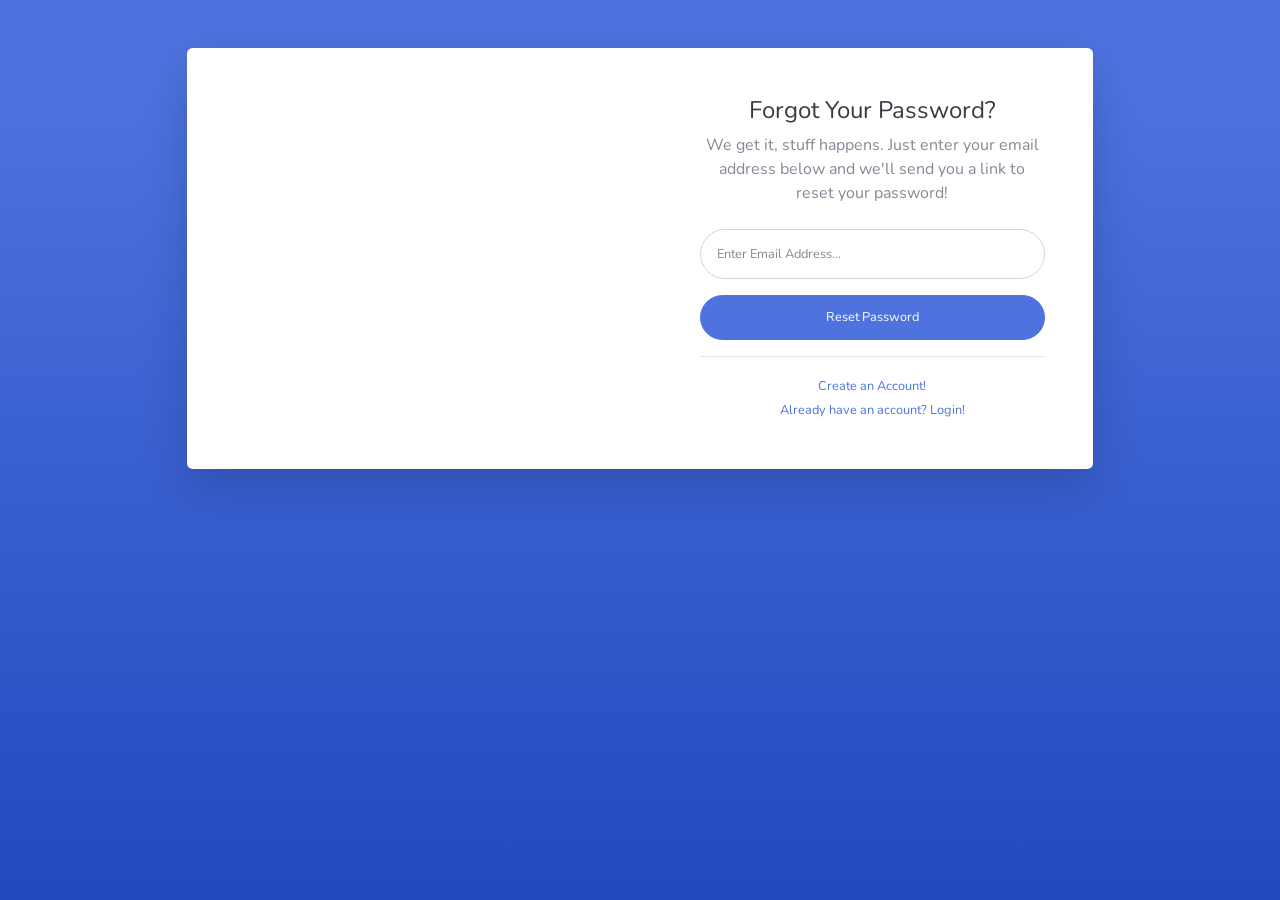
<file: forgot-password.html>
<!DOCTYPE html>
<html lang="en">

<head>

    <meta charset="utf-8">
    <meta http-equiv="X-UA-Compatible" content="IE=edge">
    <meta name="viewport" content="width=device-width, initial-scale=1, shrink-to-fit=no">
    <meta name="description" content="">
    <meta name="author" content="">

    <title>SB Admin 2 - Forgot Password</title>

    <!-- Custom fonts for this template-->
    <link href="vendor/fontawesome-free/css/all.min.css" rel="stylesheet" type="text/css">
    <link
        href="https://fonts.googleapis.com/css?family=Nunito:200,200i,300,300i,400,400i,600,600i,700,700i,800,800i,900,900i"
        rel="stylesheet">

    <!-- Custom styles for this template-->
    <link href="css/sb-admin-2.min.css" rel="stylesheet">

</head>

<body class="bg-gradient-primary">

    <div class="container">

        <!-- Outer Row -->
        <div class="row justify-content-center">

            <div class="col-xl-10 col-lg-12 col-md-9">

                <div class="card o-hidden border-0 shadow-lg my-5">
                    <div class="card-body p-0">
                        <!-- Nested Row within Card Body -->
                        <div class="row">
                            <div class="col-lg-6 d-none d-lg-block bg-password-image"></div>
                            <div class="col-lg-6">
                                <div class="p-5">
                                    <div class="text-center">
                                        <h1 class="h4 text-gray-900 mb-2">Forgot Your Password?</h1>
                                        <p class="mb-4">We get it, stuff happens. Just enter your email address below
                                            and we'll send you a link to reset your password!</p>
                                    </div>
                                    <form class="user">
                                        <div class="form-group">
                                            <input type="email" class="form-control form-control-user"
                                                id="exampleInputEmail" aria-describedby="emailHelp"
                                                placeholder="Enter Email Address...">
                                        </div>
                                        <a href="login.html" class="btn btn-primary btn-user btn-block">
                                            Reset Password
                                        </a>
                                    </form>
                                    <hr>
                                    <div class="text-center">
                                        <a class="small" href="register.html">Create an Account!</a>
                                    </div>
                                    <div class="text-center">
                                        <a class="small" href="login.html">Already have an account? Login!</a>
                                    </div>
                                </div>
                            </div>
                        </div>
                    </div>
                </div>

            </div>

        </div>

    </div>

    <!-- Bootstrap core JavaScript-->
    <script src="vendor/jquery/jquery.min.js"></script>
    <script src="vendor/bootstrap/js/bootstrap.bundle.min.js"></script>

    <!-- Core plugin JavaScript-->
    <script src="vendor/jquery-easing/jquery.easing.min.js"></script>

    <!-- Custom scripts for all pages-->
    <script src="js/sb-admin-2.min.js"></script>

</body>

</html>
</file>
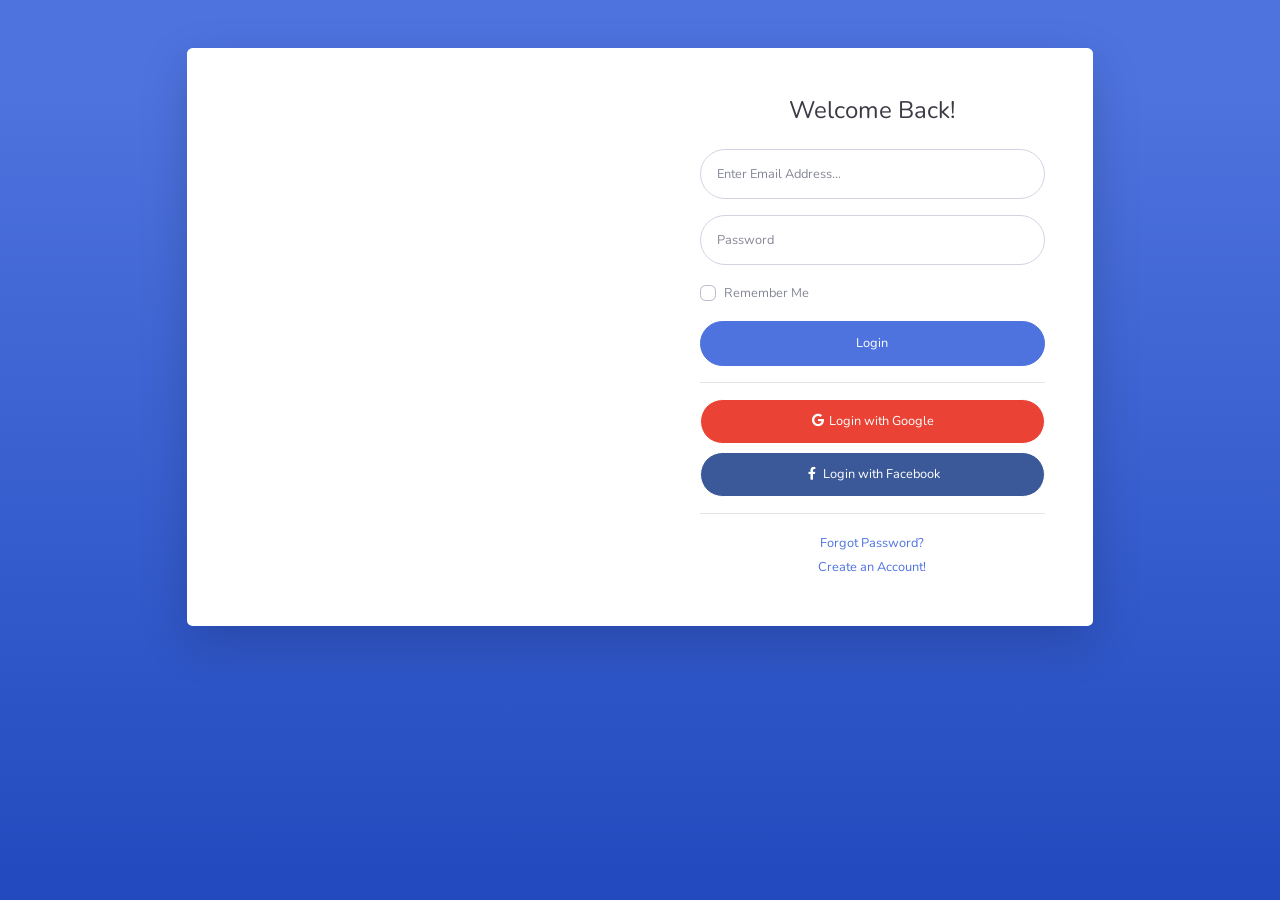
<file: login.html>
<!DOCTYPE html>
<html lang="en">

<head>

    <meta charset="utf-8">
    <meta http-equiv="X-UA-Compatible" content="IE=edge">
    <meta name="viewport" content="width=device-width, initial-scale=1, shrink-to-fit=no">
    <meta name="description" content="">
    <meta name="author" content="">

    <title>SB Admin 2 - Login</title>

    <!-- Custom fonts for this template-->
    <link href="vendor/fontawesome-free/css/all.min.css" rel="stylesheet" type="text/css">
    <link
        href="https://fonts.googleapis.com/css?family=Nunito:200,200i,300,300i,400,400i,600,600i,700,700i,800,800i,900,900i"
        rel="stylesheet">

    <!-- Custom styles for this template-->
    <link href="css/sb-admin-2.min.css" rel="stylesheet">

</head>

<body class="bg-gradient-primary">

    <div class="container">

        <!-- Outer Row -->
        <div class="row justify-content-center">

            <div class="col-xl-10 col-lg-12 col-md-9">

                <div class="card o-hidden border-0 shadow-lg my-5">
                    <div class="card-body p-0">
                        <!-- Nested Row within Card Body -->
                        <div class="row">
                            <div class="col-lg-6 d-none d-lg-block bg-login-image"></div>
                            <div class="col-lg-6">
                                <div class="p-5">
                                    <div class="text-center">
                                        <h1 class="h4 text-gray-900 mb-4">Welcome Back!</h1>
                                    </div>
                                    <form class="user">
                                        <div class="form-group">
                                            <input type="email" class="form-control form-control-user"
                                                id="exampleInputEmail" aria-describedby="emailHelp"
                                                placeholder="Enter Email Address...">
                                        </div>
                                        <div class="form-group">
                                            <input type="password" class="form-control form-control-user"
                                                id="exampleInputPassword" placeholder="Password">
                                        </div>
                                        <div class="form-group">
                                            <div class="custom-control custom-checkbox small">
                                                <input type="checkbox" class="custom-control-input" id="customCheck">
                                                <label class="custom-control-label" for="customCheck">Remember
                                                    Me</label>
                                            </div>
                                        </div>
                                        <a href="index.html" class="btn btn-primary btn-user btn-block">
                                            Login
                                        </a>
                                        <hr>
                                        <a href="index.html" class="btn btn-google btn-user btn-block">
                                            <i class="fab fa-google fa-fw"></i> Login with Google
                                        </a>
                                        <a href="index.html" class="btn btn-facebook btn-user btn-block">
                                            <i class="fab fa-facebook-f fa-fw"></i> Login with Facebook
                                        </a>
                                    </form>
                                    <hr>
                                    <div class="text-center">
                                        <a class="small" href="forgot-password.html">Forgot Password?</a>
                                    </div>
                                    <div class="text-center">
                                        <a class="small" href="register.html">Create an Account!</a>
                                    </div>
                                </div>
                            </div>
                        </div>
                    </div>
                </div>

            </div>

        </div>

    </div>

    <!-- Bootstrap core JavaScript-->
    <script src="vendor/jquery/jquery.min.js"></script>
    <script src="vendor/bootstrap/js/bootstrap.bundle.min.js"></script>

    <!-- Core plugin JavaScript-->
    <script src="vendor/jquery-easing/jquery.easing.min.js"></script>

    <!-- Custom scripts for all pages-->
    <script src="js/sb-admin-2.min.js"></script>

</body>

</html>
</file>
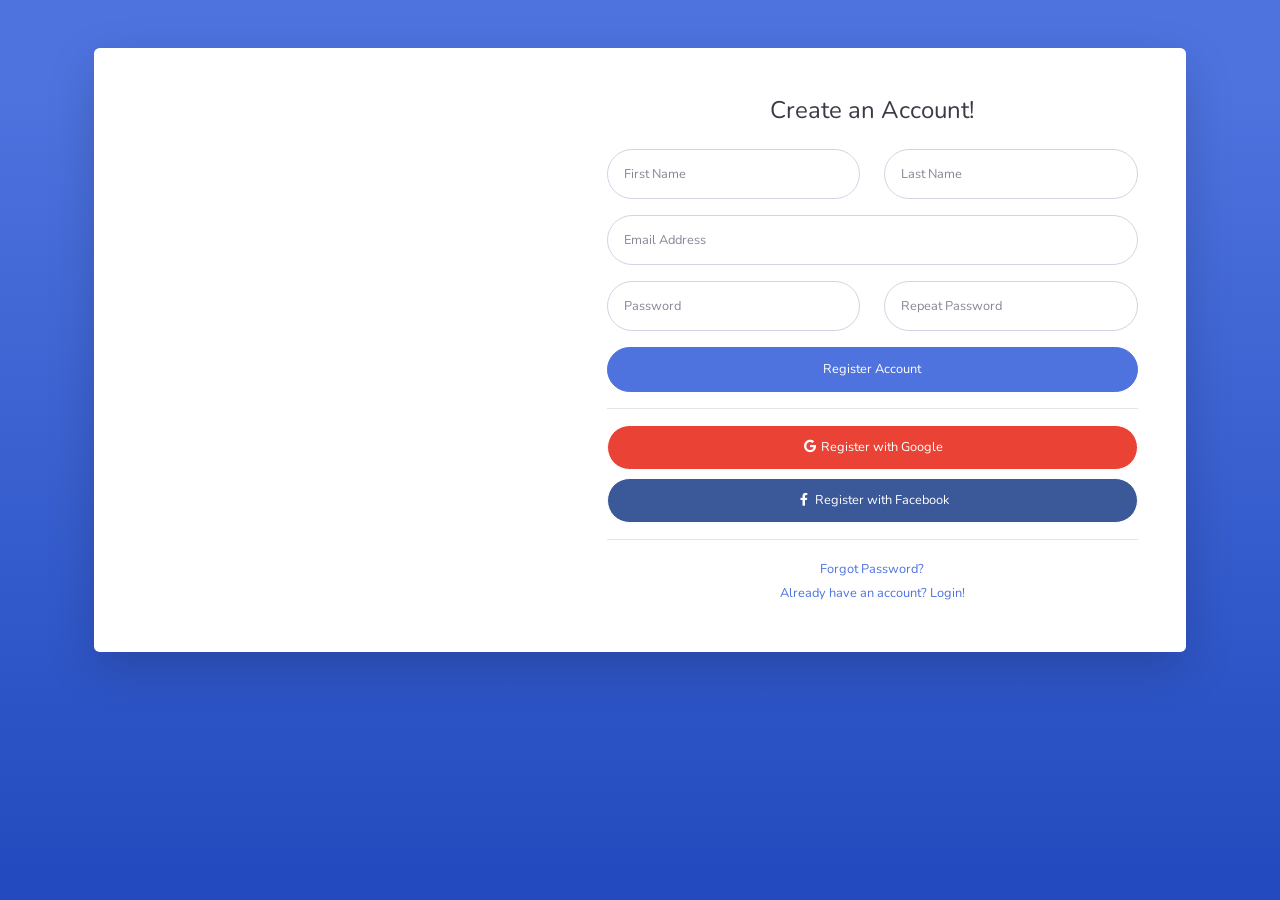
<file: register.html>
<!DOCTYPE html>
<html lang="en">

<head>

    <meta charset="utf-8">
    <meta http-equiv="X-UA-Compatible" content="IE=edge">
    <meta name="viewport" content="width=device-width, initial-scale=1, shrink-to-fit=no">
    <meta name="description" content="">
    <meta name="author" content="">

    <title>SB Admin 2 - Register</title>

    <!-- Custom fonts for this template-->
    <link href="vendor/fontawesome-free/css/all.min.css" rel="stylesheet" type="text/css">
    <link
        href="https://fonts.googleapis.com/css?family=Nunito:200,200i,300,300i,400,400i,600,600i,700,700i,800,800i,900,900i"
        rel="stylesheet">

    <!-- Custom styles for this template-->
    <link href="css/sb-admin-2.min.css" rel="stylesheet">

</head>

<body class="bg-gradient-primary">

    <div class="container">

        <div class="card o-hidden border-0 shadow-lg my-5">
            <div class="card-body p-0">
                <!-- Nested Row within Card Body -->
                <div class="row">
                    <div class="col-lg-5 d-none d-lg-block bg-register-image"></div>
                    <div class="col-lg-7">
                        <div class="p-5">
                            <div class="text-center">
                                <h1 class="h4 text-gray-900 mb-4">Create an Account!</h1>
                            </div>
                            <form class="user">
                                <div class="form-group row">
                                    <div class="col-sm-6 mb-3 mb-sm-0">
                                        <input type="text" class="form-control form-control-user" id="exampleFirstName"
                                            placeholder="First Name">
                                    </div>
                                    <div class="col-sm-6">
                                        <input type="text" class="form-control form-control-user" id="exampleLastName"
                                            placeholder="Last Name">
                                    </div>
                                </div>
                                <div class="form-group">
                                    <input type="email" class="form-control form-control-user" id="exampleInputEmail"
                                        placeholder="Email Address">
                                </div>
                                <div class="form-group row">
                                    <div class="col-sm-6 mb-3 mb-sm-0">
                                        <input type="password" class="form-control form-control-user"
                                            id="exampleInputPassword" placeholder="Password">
                                    </div>
                                    <div class="col-sm-6">
                                        <input type="password" class="form-control form-control-user"
                                            id="exampleRepeatPassword" placeholder="Repeat Password">
                                    </div>
                                </div>
                                <a href="login.html" class="btn btn-primary btn-user btn-block">
                                    Register Account
                                </a>
                                <hr>
                                <a href="index.html" class="btn btn-google btn-user btn-block">
                                    <i class="fab fa-google fa-fw"></i> Register with Google
                                </a>
                                <a href="index.html" class="btn btn-facebook btn-user btn-block">
                                    <i class="fab fa-facebook-f fa-fw"></i> Register with Facebook
                                </a>
                            </form>
                            <hr>
                            <div class="text-center">
                                <a class="small" href="forgot-password.html">Forgot Password?</a>
                            </div>
                            <div class="text-center">
                                <a class="small" href="login.html">Already have an account? Login!</a>
                            </div>
                        </div>
                    </div>
                </div>
            </div>
        </div>

    </div>

    <!-- Bootstrap core JavaScript-->
    <script src="vendor/jquery/jquery.min.js"></script>
    <script src="vendor/bootstrap/js/bootstrap.bundle.min.js"></script>

    <!-- Core plugin JavaScript-->
    <script src="vendor/jquery-easing/jquery.easing.min.js"></script>

    <!-- Custom scripts for all pages-->
    <script src="js/sb-admin-2.min.js"></script>

</body>

</html>
</file>
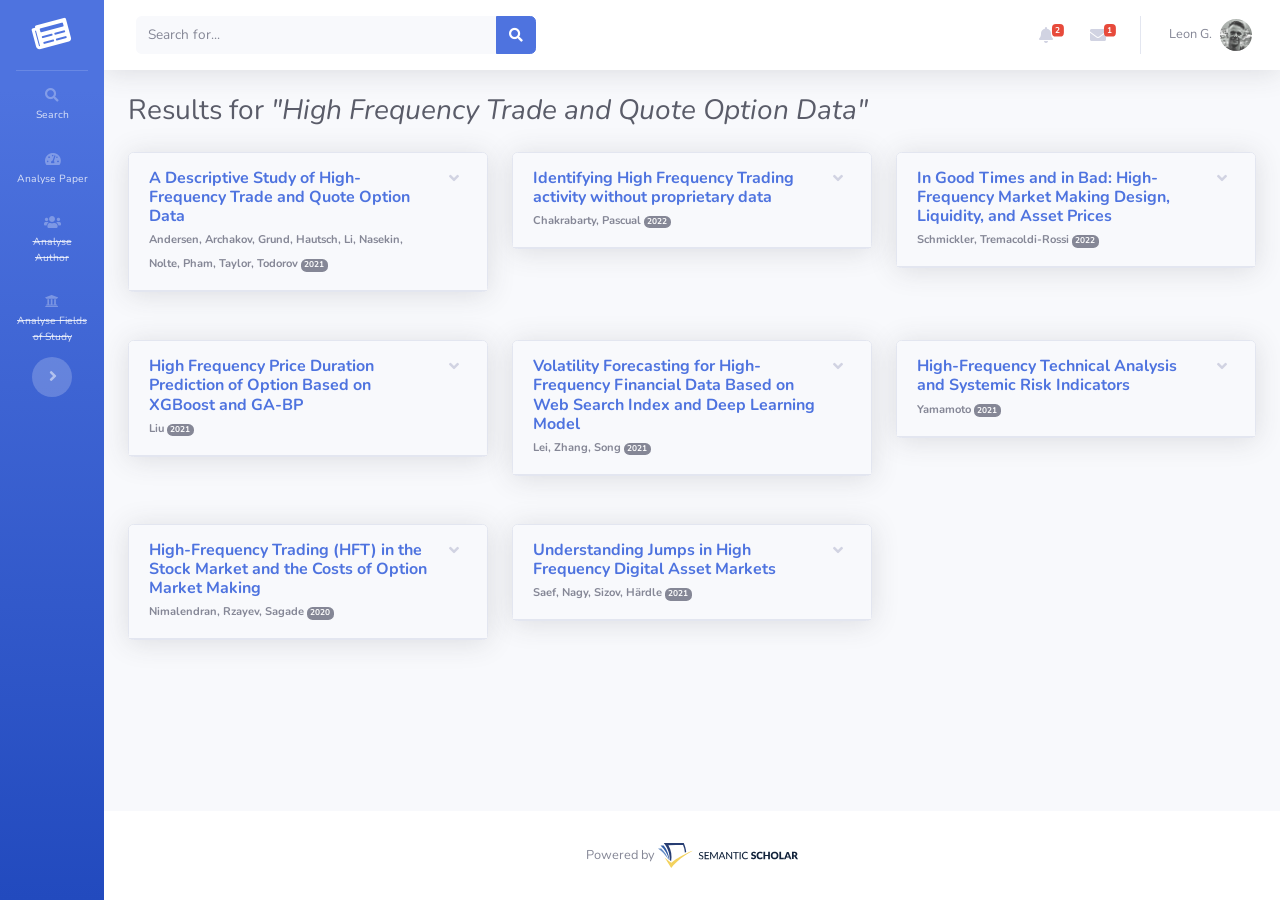
<file: search.html>
<!DOCTYPE html>
<html lang="en">

<head>

    <meta charset="utf-8">
    <meta http-equiv="X-UA-Compatible" content="IE=edge">
    <meta name="viewport" content="width=device-width, initial-scale=1, shrink-to-fit=no">
    <meta name="description" content="">
    <meta name="author" content="">

    <title>PaperScraper</title>

    <!-- Custom fonts for this template-->
    <link href="vendor/fontawesome-free/css/all.min.css" rel="stylesheet" type="text/css">
    <link
        href="https://fonts.googleapis.com/css?family=Nunito:200,200i,300,300i,400,400i,600,600i,700,700i,800,800i,900,900i"
        rel="stylesheet">

    <!-- Custom styles for this template-->
    <link href="css/sb-admin-2.min.css" rel="stylesheet">

</head>

<body id="page-top" class="sidebar-toggled">

    <!-- Page Wrapper -->
    <div id="wrapper">

        <!-- Sidebar -->
        <ul class="navbar-nav bg-gradient-primary sidebar sidebar-dark accordion toggled" id="accordionSidebar">

            <!-- Sidebar - Brand -->
            <a class="sidebar-brand d-flex align-items-center justify-content-center" href="index.html">
                <div class="sidebar-brand-icon rotate-n-15">
                    <i class="fas fa-newspaper"></i>
                </div>
                <div class="sidebar-brand-text mx-3">Paper<sup>Scraper</sup></div>
            </a>

            <!-- Divider -->
            <hr class="sidebar-divider my-0">

            <!-- Nav Item - Dashboard -->
            <li class="nav-item">
                <a class="nav-link" href="search.html">
                    <i class="fas fa-fw fa-search"></i>
                    <span>Search</span></a>
            </li>

            <!-- Nav Item - Dashboard -->
            <li class="nav-item">
                <a class="nav-link" href="dash.html">
                    <i class="fas fa-fw fa-tachometer-alt"></i>
                    <span>Analyse Paper</span></a>
            </li>

            <!-- Nav Item - Dashboard -->
            <li class="nav-item">
                <a class="nav-link disabled" href="#">
                    <i class="fas fa-fw fa-users"></i>
                    <span><del>Analyse Author</del></span></a>
            </li>

            <!-- Nav Item - Dashboard -->
            <li class="nav-item">
                <a class="nav-link disabled" href="dash.html">
                    <i class="fas fa-fw fa-university"></i>
                    <span><del>Analyse Fields of Study</del></span></a>
            </li>


            <!-- Sidebar Toggler (Sidebar) -->
            <div class="text-center d-none d-md-inline">
                <button class="rounded-circle border-0" id="sidebarToggle"></button>
            </div>

        </ul>
        <!-- End of Sidebar -->

        <!-- Content Wrapper -->
        <div id="content-wrapper" class="d-flex flex-column">

            <!-- Main Content -->
            <div id="content">

                <!-- Topbar -->
                <nav class="navbar navbar-expand navbar-light bg-white topbar mb-4 static-top shadow">

                    <!-- Sidebar Toggle (Topbar) -->
                    <button id="sidebarToggleTop" class="btn btn-link d-md-none rounded-circle mr-3">
                        <i class="fa fa-bars"></i>
                    </button>

                    <!-- Topbar Search -->
                    <form
                        class="d-none d-sm-inline-block form-inline mr-auto ml-md-3 my-2 my-md-0 mw-100 navbar-search">
                        <div class="input-group">
                            <input type="text" class="form-control bg-light border-0 small" placeholder="Search for..."
                                aria-label="Search" aria-describedby="basic-addon2">
                            <div class="input-group-append">
                                <!-- <button class="btn btn-primary" type="button">-->
                                <button class="btn btn-primary" type="button" onclick="window.location.href='search.html';">
                                    <i class="fas fa-search fa-sm"></i>
                                </button>
                            </div>
                        </div>
                    </form>

                    <!-- Topbar Navbar -->
                    <ul class="navbar-nav ml-auto">

                        <!-- Nav Item - Search Dropdown (Visible Only XS) -->
                        <li class="nav-item dropdown no-arrow d-sm-none">
                            <a class="nav-link dropdown-toggle" href="#" id="searchDropdown" role="button"
                                data-toggle="dropdown" aria-haspopup="true" aria-expanded="false">
                                <i class="fas fa-search fa-fw"></i>
                            </a>
                            <!-- Dropdown - Messages -->
                            <div class="dropdown-menu dropdown-menu-right p-3 shadow animated--grow-in"
                                aria-labelledby="searchDropdown">
                                <form class="form-inline mr-auto w-100 navbar-search">
                                    <div class="input-group">
                                        <input type="text" class="form-control bg-light border-0 small"
                                            placeholder="Search for..." aria-label="Search"
                                            aria-describedby="basic-addon2">
                                        <div class="input-group-append">
                                            <button class="btn btn-primary" type="button">
                                                <i class="fas fa-search fa-sm"></i>
                                            </button>
                                        </div>
                                    </div>
                                </form>
                            </div>
                        </li>

                        <!-- Nav Item - Alerts -->
                        <li class="nav-item dropdown no-arrow mx-1">
                            <a class="nav-link dropdown-toggle" href="#" id="alertsDropdown" role="button"
                                data-toggle="dropdown" aria-haspopup="true" aria-expanded="false">
                                <i class="fas fa-bell fa-fw"></i>
                                <!-- Counter - Alerts -->
                                <span class="badge badge-danger badge-counter">2</span>
                            </a>
                            <!-- Dropdown - Alerts -->
                            <div class="dropdown-list dropdown-menu dropdown-menu-right shadow animated--grow-in"
                                aria-labelledby="alertsDropdown">
                                <h6 class="dropdown-header">
                                    Alerts Center
                                </h6>
                                <a class="dropdown-item d-flex align-items-center" href="#">
                                    <div class="mr-3">
                                        <div class="icon-circle bg-primary">
                                            <i class="fas fa-file-alt text-white"></i>
                                        </div>
                                    </div>
                                    <div>
                                        <div class="small text-gray-500">June 24, 2023</div>
                                        <span class="font-weight-bold">A new monthly report is ready to download!</span>
                                    </div>
                                </a>
                                <a class="dropdown-item d-flex align-items-center" href="#">
                                    <div class="mr-3">
                                        <div class="icon-circle bg-success">
                                            <i class="fas fa-hand-point-up text-white"></i>
                                        </div>
                                    </div>
                                    <div>
                                        <div class="small text-gray-500">June 16, 2023</div>
                                        <span class="font-weight-bold">Your papers got attention! We found 2 new citations.</span>
                                    </div>
                                </a>
                                <a class="dropdown-item d-flex align-items-center" href="#">
                                    <div class="mr-3">
                                        <div class="icon-circle bg-warning">
                                            <i class="fas fa-exclamation-triangle text-white"></i>
                                        </div>
                                    </div>
                                    <div>
                                        <div class="small text-gray-500">April 2, 2023</div>
                                        Warning: We've noticed unusually high API requests on your account.
                                    </div>
                                </a>
                                <a class="dropdown-item text-center small text-gray-500" href="#">Show All Alerts</a>
                            </div>
                        </li>

                        <!-- Nav Item - Messages -->
                        <li class="nav-item dropdown no-arrow mx-1">
                            <a class="nav-link dropdown-toggle" href="#" id="messagesDropdown" role="button"
                                data-toggle="dropdown" aria-haspopup="true" aria-expanded="false">
                                <i class="fas fa-envelope fa-fw"></i>
                                <!-- Counter - Messages -->
                                <span class="badge badge-danger badge-counter">1</span>
                            </a>
                            <!-- Dropdown - Messages -->
                            <div class="dropdown-list dropdown-menu dropdown-menu-right shadow animated--grow-in"
                                aria-labelledby="messagesDropdown">
                                <h6 class="dropdown-header">
                                    Message Center
                                </h6>
                                <a class="dropdown-item d-flex align-items-center" href="#">
                                    <div class="dropdown-list-image mr-3">
                                        <img class="rounded-circle" src="img/undraw_profile_1.svg"
                                            alt="...">
                                        <div class="status-indicator bg-success"></div>
                                    </div>
                                    <div class="font-weight-bold">
                                        <div class="text-truncate">Hi there! I am wondering if you can help me with a
                                            problem I've been having.</div>
                                        <div class="small text-gray-500">Emily Fowler · 58m</div>
                                    </div>
                                </a>
                                <a class="dropdown-item d-flex align-items-center" href="#">
                                    <div class="dropdown-list-image mr-3">
                                        <img class="rounded-circle" src="img/undraw_profile_2.svg"
                                            alt="...">
                                        <div class="status-indicator"></div>
                                    </div>
                                    <div>
                                        <div class="text-truncate">I have the dataset that you ordered last month, how
                                            would you like them sent to you?</div>
                                        <div class="small text-gray-500">Jae Chun · 1d</div>
                                    </div>
                                </a>
                                <a class="dropdown-item d-flex align-items-center" href="#">
                                    <div class="dropdown-list-image mr-3">
                                        <img class="rounded-circle" src="img/undraw_profile_3.svg"
                                            alt="...">
                                        <div class="status-indicator bg-warning"></div>
                                    </div>
                                    <div>
                                        <div class="text-truncate">Last month's report looks great, I am very happy with
                                            the progress so far, keep up the good work!</div>
                                        <div class="small text-gray-500">Morgan Alvarez · 2d</div>
                                    </div>
                                </a>
                                <a class="dropdown-item d-flex align-items-center" href="#">
                                    <div class="dropdown-list-image mr-3">
                                        <img class="rounded-circle" src="img/undraw_profile.svg"
                                            alt="...">
                                        <div class="status-indicator bg-success"></div>
                                    </div>
                                    <div>
                                        <div class="text-truncate">The reason I ask is because someone
                                            told me that people say this to all dogs, even if they aren't good...</div>
                                        <div class="small text-gray-500">Douglas McGee · 2w</div>
                                    </div>
                                </a>
                                <a class="dropdown-item text-center small text-gray-500" href="#">Read More Messages</a>
                            </div>
                        </li>

                        <div class="topbar-divider d-none d-sm-block"></div>

                        <!-- Nav Item - User Information -->
                        <li class="nav-item dropdown no-arrow">
                            <a class="nav-link dropdown-toggle" href="#" id="userDropdown" role="button"
                                data-toggle="dropdown" aria-haspopup="true" aria-expanded="false">
                                <span class="mr-2 d-none d-lg-inline text-gray-600 small">Leon G.</span>
                                <img class="img-profile rounded-circle"
                                    src="img/its_me_mario2.jpg">
                            </a>
                            <!-- Dropdown - User Information -->
                            <div class="dropdown-menu dropdown-menu-right shadow animated--grow-in"
                                aria-labelledby="userDropdown">
                                <a class="dropdown-item" href="#">
                                    <i class="fas fa-user fa-sm fa-fw mr-2 text-gray-400"></i>
                                    Profile
                                </a>
                                <a class="dropdown-item" href="#">
                                    <i class="fas fa-cogs fa-sm fa-fw mr-2 text-gray-400"></i>
                                    Settings
                                </a>
                                <a class="dropdown-item" href="#">
                                    <i class="fas fa-list fa-sm fa-fw mr-2 text-gray-400"></i>
                                    Activity Log
                                </a>
                                <div class="dropdown-divider"></div>
                                <a class="dropdown-item" href="#" data-toggle="modal" data-target="#logoutModal">
                                    <i class="fas fa-sign-out-alt fa-sm fa-fw mr-2 text-gray-400"></i>
                                    Logout
                                </a>
                            </div>
                        </li>

                    </ul>

                </nav>
                <!-- End of Topbar -->

                <!-- Begin Page Content -->
                <div class="container-fluid">

                    <!-- Page Heading -->
                    <div class="d-sm-flex align-items-center justify-content-between mb-4">
                        <h1 class="h3 mb-0 text-gray-800">Results for <i>"High Frequency Trade and Quote Option Data"</i></h1>
                    </div>

                    <div class="row">
                        <!-- Search Result 1 -->
                        <div class="col-xl-4 col-md-6 mb-4">
                            <div class="card shadow mb-4">
                                <!-- Card Header - Accordion -->
                                <a href="#collapseCardExample" class="d-block card-header py-3" data-toggle="collapse"
                                    role="button" aria-expanded="true" aria-controls="collapseCardExample">
                                    <h6 class="m-0 font-weight-bold label-primary">A Descriptive Study of High-Frequency Trade and Quote Option Data</h6>
                                    <h10 class="text-xs font-weight-bold text-secondary">Andersen, Archakov, Grund, Hautsch, Li, Nasekin, Nolte, Pham, Taylor, Todorov <span class="badge badge-secondary">2021</span></h10>
                                </a>
                                <!-- Card Content - Collapse -->
                                <div class="collapse hide" id="collapseCardExample">
                                    <div class="card card-body text-xs">
                                        This paper provides a guide to high frequency option trade and quote data disseminated by the Options Price
                                        Reporting Authority (OPRA). We present a comprehensive overview of the U.S. option market, including details
                                        on market regulation and the trading processes for all 16 constituent option exchanges. We review the existing
                                        literature that utilizes high-frequency options data, summarize the general structure of the OPRA dataset and
                                        present a thorough empirical description of the observed option trades and quotes for a selected sample of
                                        underlying assets that contains more than 25 billion records. We outline several types of irregular observations
                                        and provide recommendations for data filtering and cleaning. Finally, we illustrate the usefulness of the high
                                        frequency option data with two empirical applications: option-implied variance estimation and risk-neutral density
                                        estimation. Both applications highlight the rich information content of the high frequency OPRA data.
                                        <br><br>
                                        <a href="dash.html" class="btn btn-primary btn-circle btn-sm" title="Generate charts for this paper.">
                                            <i class="fas fa-chart-pie"></i>
                                        </a>
                                    </div>
                                </div>
                            </div>
                        </div>
                        <!-- Search Result 2 -->
                        <div class="col-xl-4 col-md-6 mb-4">
                            <div class="card shadow mb-4">
                                <!-- Card Header - Accordion -->
                                <a href="#collapseCardExample2" class="d-block card-header py-3" data-toggle="collapse"
                                    role="button" aria-expanded="true" aria-controls="collapseCardExample2">
                                    <h6 class="m-0 font-weight-bold label-primary">Identifying High Frequency Trading activity without proprietary data</h6>
                                    <h10 class="text-xs font-weight-bold text-secondary">Chakrabarty, Pascual
                                        <span class="badge badge-secondary">2022</span>
                                    </h10>
                                </a>
                                <!-- Card Content - Collapse -->
                                <div class="collapse hide" id="collapseCardExample2">
                                    <div class="text-xs card-body">
                                        Public trade and quote databases do not typically include high frequency trader (HFT) identifiers, so researchers develop
                                        proxies. We assess the reliability of the commonly used proxies by benchmarking them against measures using proprietary data
                                        with HFT identifiers. All proxies are highly correlated among themselves and can identify HFT activities in general and their
                                        liquidity demanding and supplying functions. Even during unusually high and/or low HFT liquiditydemand or supply episodes the
                                        proxies perform well. The reliability of the proxies does not depend on the time windows used to aggregate data. Hasbrouck and
                                        Saar’s 2013, Strategic Runs proxy best isolates HFT-specific activities. These results can help researchers identify HFT activity
                                        in the absence of proprietary data. JEL classification: G10.
                                        <br><br>
                                        <a href="#" class="btn btn-primary btn-circle btn-sm disabled" title="Generate charts for this paper.">
                                            <i class="fas fa-chart-pie"></i>
                                        </a>
                                    </div>
                                </div>
                            </div>
                        </div>
                        <!-- Search Result 3 -->
                        <div class="col-xl-4 col-md-6 mb-4">
                            <div class="card shadow mb-4">
                                <!-- Card Header - Accordion -->
                                <a href="#collapseCardExample3" class="d-block card-header py-3" data-toggle="collapse"
                                    role="button" aria-expanded="true" aria-controls="collapseCardExample3">
                                    <h6 class="m-0 font-weight-bold label-primary">In Good Times and in Bad: High-Frequency Market Making Design, Liquidity, and Asset Prices</h6>
                                    <h10 class="text-xs font-weight-bold text-secondary">Schmickler, Tremacoldi-Rossi
                                        <span class="badge badge-secondary">2022</span>
                                    </h10>
                                </a>
                                <!-- Card Content - Collapse -->
                                <div class="collapse hide" id="collapseCardExample3">
                                    <div class="text-xs card-body">
                                        How can exchanges and regulators improve the liquidity and stability of modern financial markets through liquidity provision obligations
                                        and incentives? We exploit two market maker programs as natural experiments using unique message-level trade and quote data from the Brazilian
                                        stock exchange that reveal market participants’ identities. We find combining obligations and incentives improves and stabilizes liquidity
                                        which attracts volume and lifts asset prices. In normal times, these positive effects are driven by the program incentives, while tight obligations
                                        constrain market makers and decrease market quality. In crises, however, the results flip: stocks with larger incentives experience worse liquidity
                                        dry-ups because voluntary liquidity providers withdraw; in contrast, tight obligations mitigate liquidity dry-ups because mandatory intermediaries
                                        step in as the liquidity providers of last resort. Finally, which market makers are assigned to which stocks is consequential: market makers’
                                        crossasset hedging behavior causes excess co-movement of returns, liquidity, and volume, highlighting a trade-off between liquidity and excess
                                        co-movement. Overall, our results suggest that exchanges and regulators should combine incentives with countercyclical liquidity provision obligations.
                                        <br><br>
                                        <a href="#" class="btn btn-primary btn-circle btn-sm disabled" title="Generate charts for this paper.">
                                            <i class="fas fa-chart-pie"></i>
                                        </a>
                                    </div>
                                </div>
                            </div>
                        </div>
                        <!-- Search Result 4 -->
                        <div class="col-xl-4 col-md-6 mb-4">
                            <div class="card shadow mb-4">
                                <!-- Card Header - Accordion -->
                                <a href="#collapseCardExample4" class="d-block card-header py-3" data-toggle="collapse"
                                    role="button" aria-expanded="true" aria-controls="collapseCardExample4">
                                    <h6 class="m-0 font-weight-bold label-primary">High Frequency Price Duration Prediction of Option Based on XGBoost and GA-BP</h6>
                                    <h10 class="text-xs font-weight-bold text-secondary">Liu
                                        <span class="badge badge-secondary">2021</span>
                                    </h10>
                                </a>
                                <!-- Card Content - Collapse -->
                                <div class="collapse hide" id="collapseCardExample4">
                                    <div class="text-xs card-body">
                                        In financial high-frequency data, duration data can reflect the transaction intensity and liquidity of financial market, so the prediction of
                                        duration is a research hotspot in the financial field in recent years. With the development of machine learning, it is more and more common to
                                        apply machine learning method to the research of financial field. This paper screens evaluation indicators via XGBoost and then optimizes the BP
                                        neural network with genetic algorithm. Meanwhile, it introduces the duration average high-low spread, duration average absolute return, duration
                                        average trading volume, position at time point and trading density as the microstructure variables to build the prediction model of the price
                                        duration of Shanghai 50ETF options. It is found that the introduction of genetic algorithm can improve the prediction accuracy and efficiency
                                        of BP neural network, and the evaluation indexes MSE, RMSE, and MAE are reduced by 74.14%, 49.41% and 38.82% respectively, with the operation
                                        time reduced by 33.25%. This method provides a new research idea for the prediction of high-frequency price duration, and enriches the theoretical
                                        research of machine learning method in the field of option high-frequency data prediction.
                                        <br><br>
                                        <a href="#" class="btn btn-primary btn-circle btn-sm disabled" title="Generate charts for this paper.">
                                            <i class="fas fa-chart-pie"></i>
                                        </a>
                                    </div>
                                </div>
                            </div>
                        </div>
                        <!-- Search Result 5 -->
                        <div class="col-xl-4 col-md-6 mb-4">
                            <div class="card shadow mb-4">
                                <!-- Card Header - Accordion -->
                                <a href="#collapseCardExample5" class="d-block card-header py-3" data-toggle="collapse"
                                    role="button" aria-expanded="true" aria-controls="collapseCardExample5">
                                    <h6 class="m-0 font-weight-bold label-primary">Volatility Forecasting for High-Frequency Financial Data Based on Web Search Index and Deep Learning Model</h6>
                                    <h10 class="text-xs font-weight-bold text-secondary">Lei, Zhang, Song
                                        <span class="badge badge-secondary">2021</span>
                                    </h10>
                                </a>
                                <!-- Card Content - Collapse -->
                                <div class="collapse hide" id="collapseCardExample5">
                                    <div class="text-xs card-body">
                                        The existing index system for volatility forecasting only focuses on asset return series or historical volatility, and the prediction model cannot
                                        effectively describe the highly complex and nonlinear characteristics of the stock market. In this study, we construct an investor attention factor
                                        through a Baidu search index of antecedent keywords, and then combine other trading information such as the trading volume, trend indicator, quote
                                        change rate, etc., as input indicators, and finally employ the deep learning model via temporal convolutional networks (TCN) to forecast the
                                        volatility under high-frequency financial data. We found that the prediction accuracy of the TCN model with investor attention is better than those
                                        of the TCN model without investor attention, the traditional econometric model as the generalized autoregressive conditional heteroscedasticity
                                        (GARCH), the heterogeneous autoregressive model of realized volatility (HAR-RV), autoregressive fractionally integrated moving average (ARFIMA)
                                        models, and the long short-term memory (LSTM) model with investor attention. Compared with the traditional econometric models, the multi-step
                                        prediction results for the TCN model remain robust. Our findings provide a more accurate and robust method for volatility forecasting for big data
                                        and enrich the index system of volatility forecasting.
                                        <br><br>
                                        <a href="#" class="btn btn-primary btn-circle btn-sm disabled" title="Generate charts for this paper.">
                                            <i class="fas fa-chart-pie"></i>
                                        </a>
                                    </div>
                                </div>
                            </div>
                        </div>
                        <!-- Search Result 6 -->
                        <div class="col-xl-4 col-md-6 mb-4">
                            <div class="card shadow mb-4">
                                <!-- Card Header - Accordion -->
                                <a href="#collapseCardExample6" class="d-block card-header py-3" data-toggle="collapse"
                                    role="button" aria-expanded="false" aria-controls="collapseCardExample6">
                                    <h6 class="m-0 font-weight-bold label-primary">High-Frequency Technical Analysis and Systemic Risk Indicators</h6>
                                    <h10 class="text-xs font-weight-bold text-secondary">Yamamoto
                                        <span class="badge badge-secondary">2021</span>
                                    </h10>
                                </a>
                                <!-- Card Content - Collapse -->
                                <div class="collapse hide" id="collapseCardExample6">
                                    <div class="text-xs card-body">
                                        This study conducts a high-frequency technical analysis of individual stocks listed on the Tokyo Stock Exchange. We propose novel technical rules
                                        that derive the timing of trades according to traditional systemic risks — such as shock-propagation, quote-stuffing, and tail risks — measured by auto-
                                        and cross-correlations in order flows, quote-to-trade ratios, and CoVaRs. We demonstrate that both price-based technical strategies — commonly used in
                                        technical analysis such as moving average rules — and the newly proposed rules can exploit the significantly superior performance to the buy-and-hold
                                        rule when we trade volatile momentum or trend-reversal stocks of small-sized firms. Accordingly, this study improves stock price forecasts in
                                        high-frequency trading. Our results suggest that historic prices and systemic risk indicators assist in the risk management and portfolio choices of
                                        stock investors. To the best of our knowledge, this is the first study to demonstrate the superior trading performance of individual stocks using a
                                        high-frequency technical analysis — even after considering data-snooping bias and transaction costs.
                                        <br><br>
                                        <a href="#" class="btn btn-primary btn-circle btn-sm disabled" title="Generate charts for this paper.">
                                            <i class="fas fa-chart-pie"></i>
                                        </a>
                                    </div>
                                </div>
                            </div>
                        </div>
                        <!-- Search Result 7 -->
                        <div class="col-xl-4 col-md-6 mb-4">
                            <div class="card shadow mb-4">
                                <!-- Card Header - Accordion -->
                                <a href="#collapseCardExample7" class="d-block card-header py-3" data-toggle="collapse"
                                    role="button" aria-expanded="true" aria-controls="collapseCardExample7">
                                    <h6 class="m-0 font-weight-bold label-primary">High-Frequency Trading (HFT) in the Stock Market and the Costs of Option Market Making</h6>
                                    <h10 class="text-xs font-weight-bold text-secondary">Nimalendran, Rzayev, Sagade
                                        <span class="badge badge-secondary">2020</span>
                                    </h10>
                                </a>
                                <!-- Card Content - Collapse -->
                                <div class="collapse hide" id="collapseCardExample7">
                                    <div class="text-xs card-body">
                                        Based on granular NASDAQ HFT data, we find that HFT activity in the stock market
                                        increases market-making costs in the options markets via two channels: the
                                        hedging channel and the arbitrage channel. HFTs' liquidity-demanding orders
                                        increase the hedging costs due to a higher stock bid-ask spread and a higher
                                        price impact for larger hedging demand. The arbitrage channel subjects the
                                        option market maker to the risk of trading at stale prices. We show that the
                                        hedging (arbitrage) channel is dominant for ATM (ITM) options. Our results
                                        highlight the necessity to better understand the costs/risks due to HFT on
                                        option markets.
                                        <br><br>
                                        <a href="#" class="btn btn-primary btn-circle btn-sm disabled" title="Generate charts for this paper.">
                                            <i class="fas fa-chart-pie"></i>
                                        </a>
                                    </div>
                                </div>
                            </div>
                        </div>
                        <!-- Search Result 8 -->
                        <div class="col-xl-4 col-md-6 mb-4">
                            <div class="card shadow mb-4">
                                <!-- Card Header - Accordion -->
                                <a href="#collapseCardExample8" class="d-block card-header py-3" data-toggle="collapse"
                                    role="button" aria-expanded="true" aria-controls="collapseCardExample8">
                                    <h6 class="m-0 font-weight-bold label-primary">Understanding Jumps in High Frequency Digital Asset Markets</h6>
                                    <h10 class="text-xs font-weight-bold text-secondary">Saef, Nagy, Sizov, Härdle
                                        <span class="badge badge-secondary">2021</span>
                                    </h10>
                                </a>
                                <!-- Card Content - Collapse -->
                                <div class="collapse hide" id="collapseCardExample8">
                                    <div class="text-xs card-body">
                                        While attention is a predictor for digital asset prices, and jumps in Bitcoin
                                        prices are well-known, we know little about its alternatives. Studying high
                                        frequency crypto data gives us the unique possibility to confirm that cross
                                        market digital asset returns are driven by high frequency jumps clustered around
                                        black swan events, resembling volatility and trading volume seasonalities.
                                        Regressions show that intra-day jumps significantly influence end of day returns
                                        in size and direction. This provides fundamental research for crypto option
                                        pricing models. However, we need better econometric methods for capturing the
                                        specific market microstructure of cryptos. All calculations are reproducible via
                                        the quantlet.com technology.
                                        <br><br>
                                        <a href="#" class="btn btn-primary btn-circle btn-sm disabled" title="Generate charts for this paper.">
                                            <i class="fas fa-chart-pie"></i>
                                        </a>
                                    </div>
                                </div>
                            </div>
                        </div>
                    </div>
                </div>
                <!-- /.container-fluid -->

            </div>
            <!-- End of Main Content -->

            <!-- Footer -->
            <footer class="sticky-footer bg-white">
                <div class="container my-auto">
                    <div class="copyright text-center my-auto">
                        <span>Powered by <a href="https://www.semanticscholar.org/product/api" target="_blank" rel="noopener noreferrer"><img src="img/semantic_scholar_logo.svg" height="25"></a></span>
                    </div>
                </div>
            </footer>
            <!-- End of Footer -->

        </div>
        <!-- End of Content Wrapper -->

    </div>
    <!-- End of Page Wrapper -->

    <!-- Scroll to Top Button-->
    <a class="scroll-to-top rounded" href="#page-top">
        <i class="fas fa-angle-up"></i>
    </a>

    <!-- Logout Modal-->
    <div class="modal fade" id="logoutModal" tabindex="-1" role="dialog" aria-labelledby="exampleModalLabel"
        aria-hidden="true">
        <div class="modal-dialog" role="document">
            <div class="modal-content">
                <div class="modal-header">
                    <h5 class="modal-title" id="exampleModalLabel">Ready to Leave?</h5>
                    <button class="close" type="button" data-dismiss="modal" aria-label="Close">
                        <span aria-hidden="true">×</span>
                    </button>
                </div>
                <div class="modal-body">Select "Logout" below if you are ready to end your current session.</div>
                <div class="modal-footer">
                    <button class="btn btn-secondary" type="button" data-dismiss="modal">Cancel</button>
                    <a class="btn btn-primary" href="login.html">Logout</a>
                </div>
            </div>
        </div>
    </div>

    <!-- Bootstrap core JavaScript-->
    <script src="vendor/jquery/jquery.min.js"></script>
    <script src="vendor/bootstrap/js/bootstrap.bundle.min.js"></script>

    <!-- Core plugin JavaScript-->
    <script src="vendor/jquery-easing/jquery.easing.min.js"></script>

    <!-- Custom scripts for all pages-->
    <script src="js/sb-admin-2.min.js"></script>

</body>

</html>
</file>
